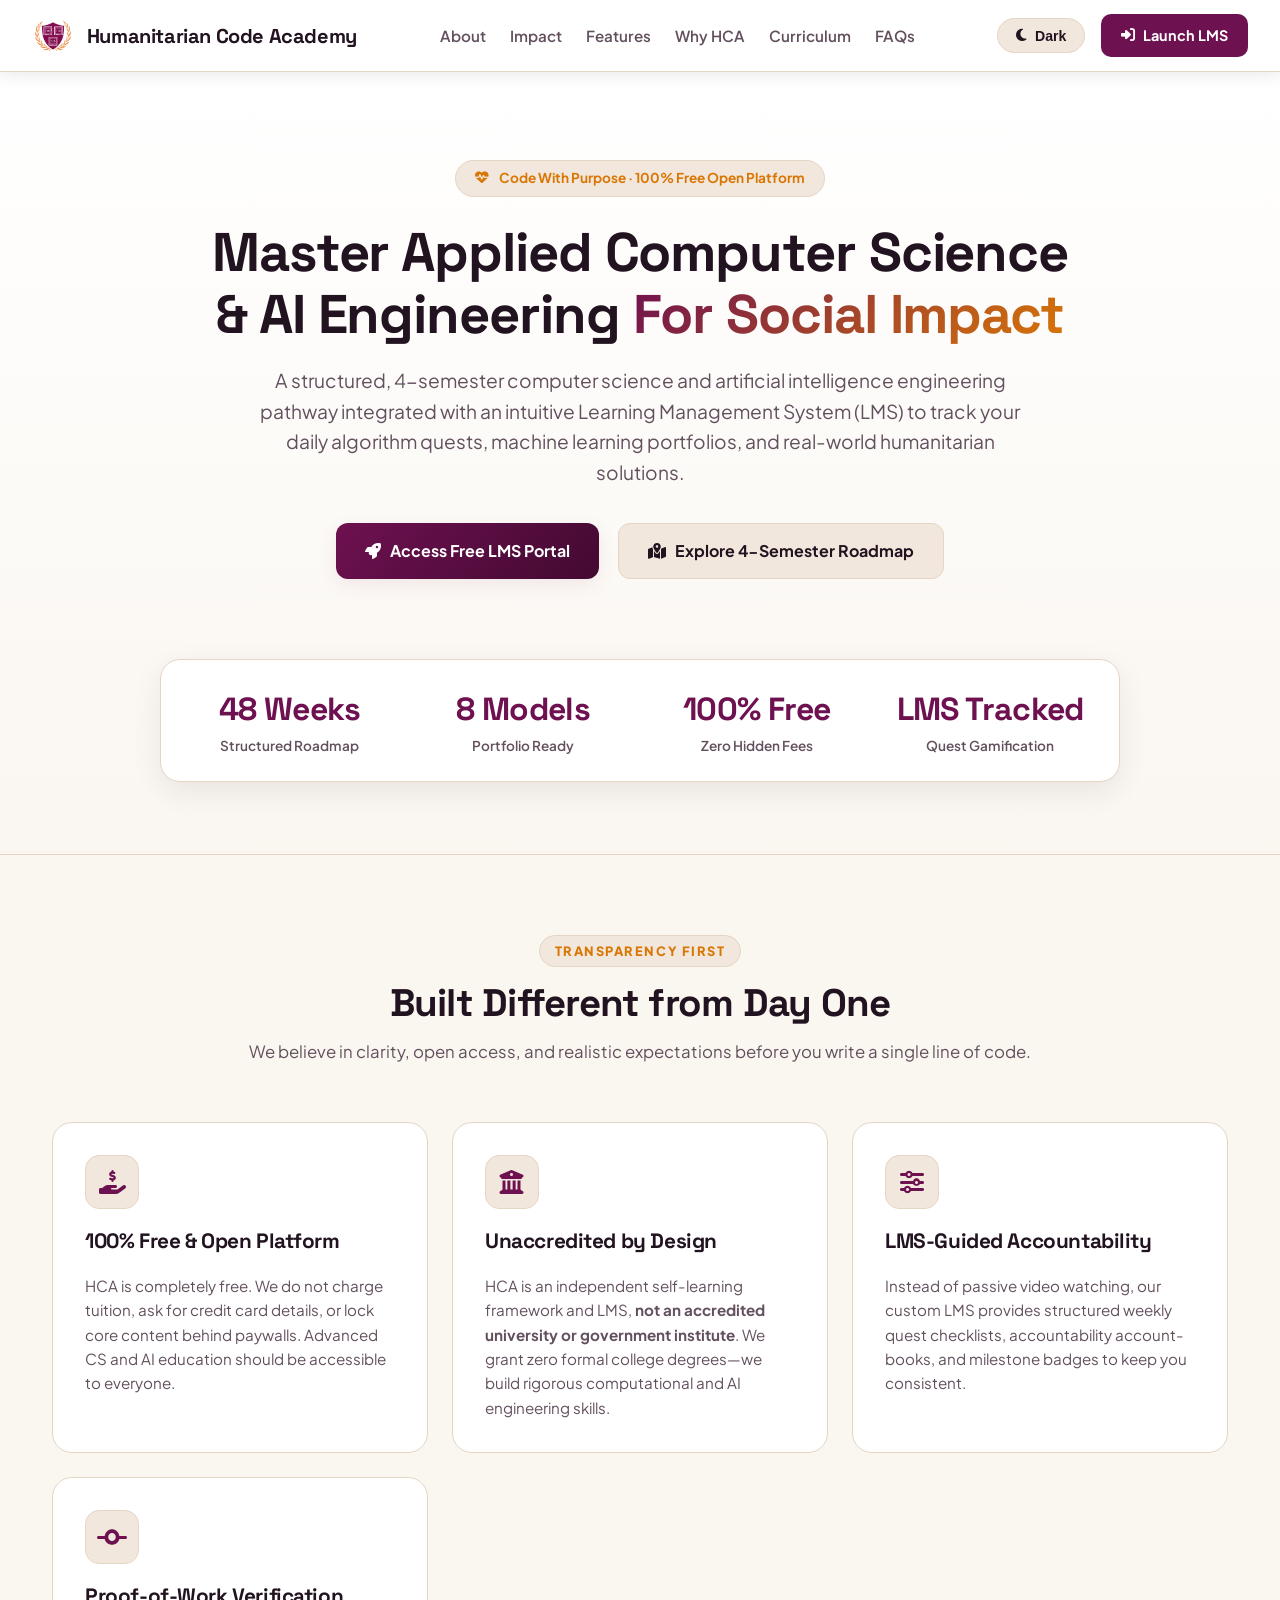
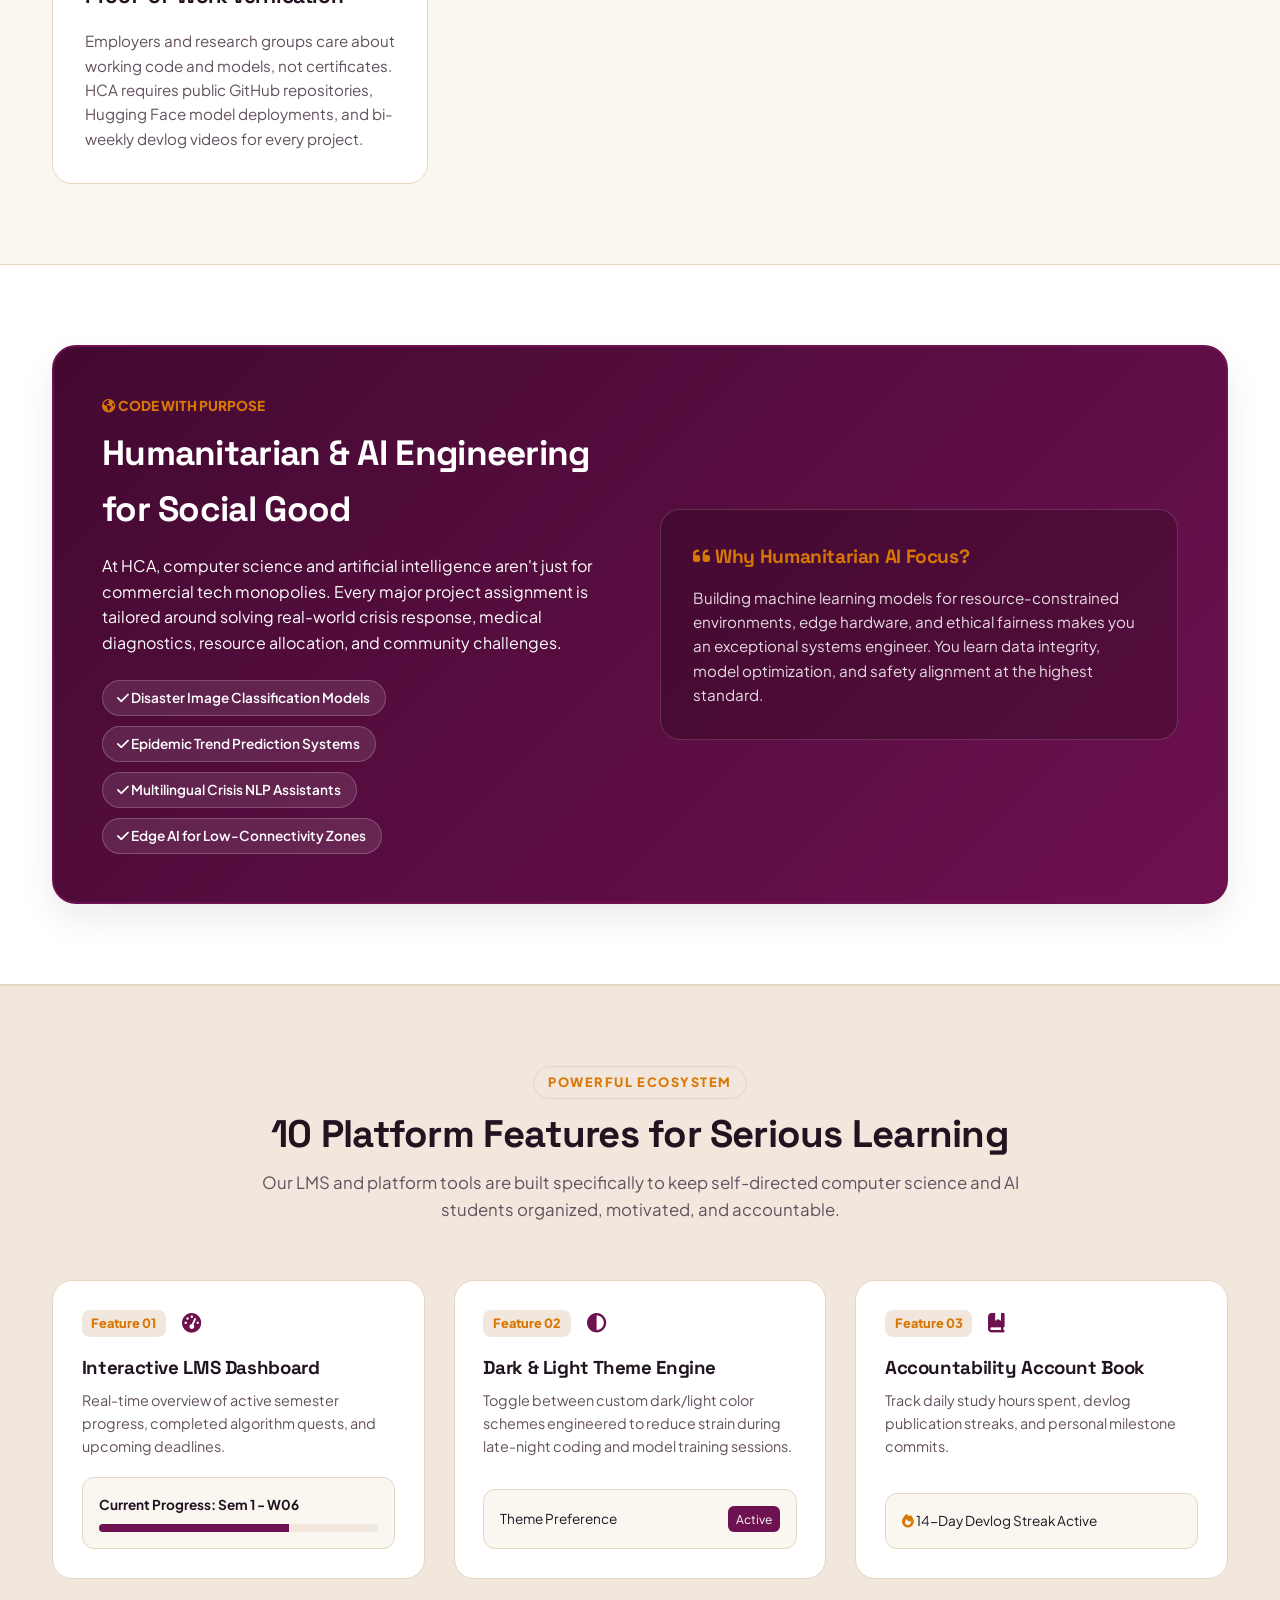
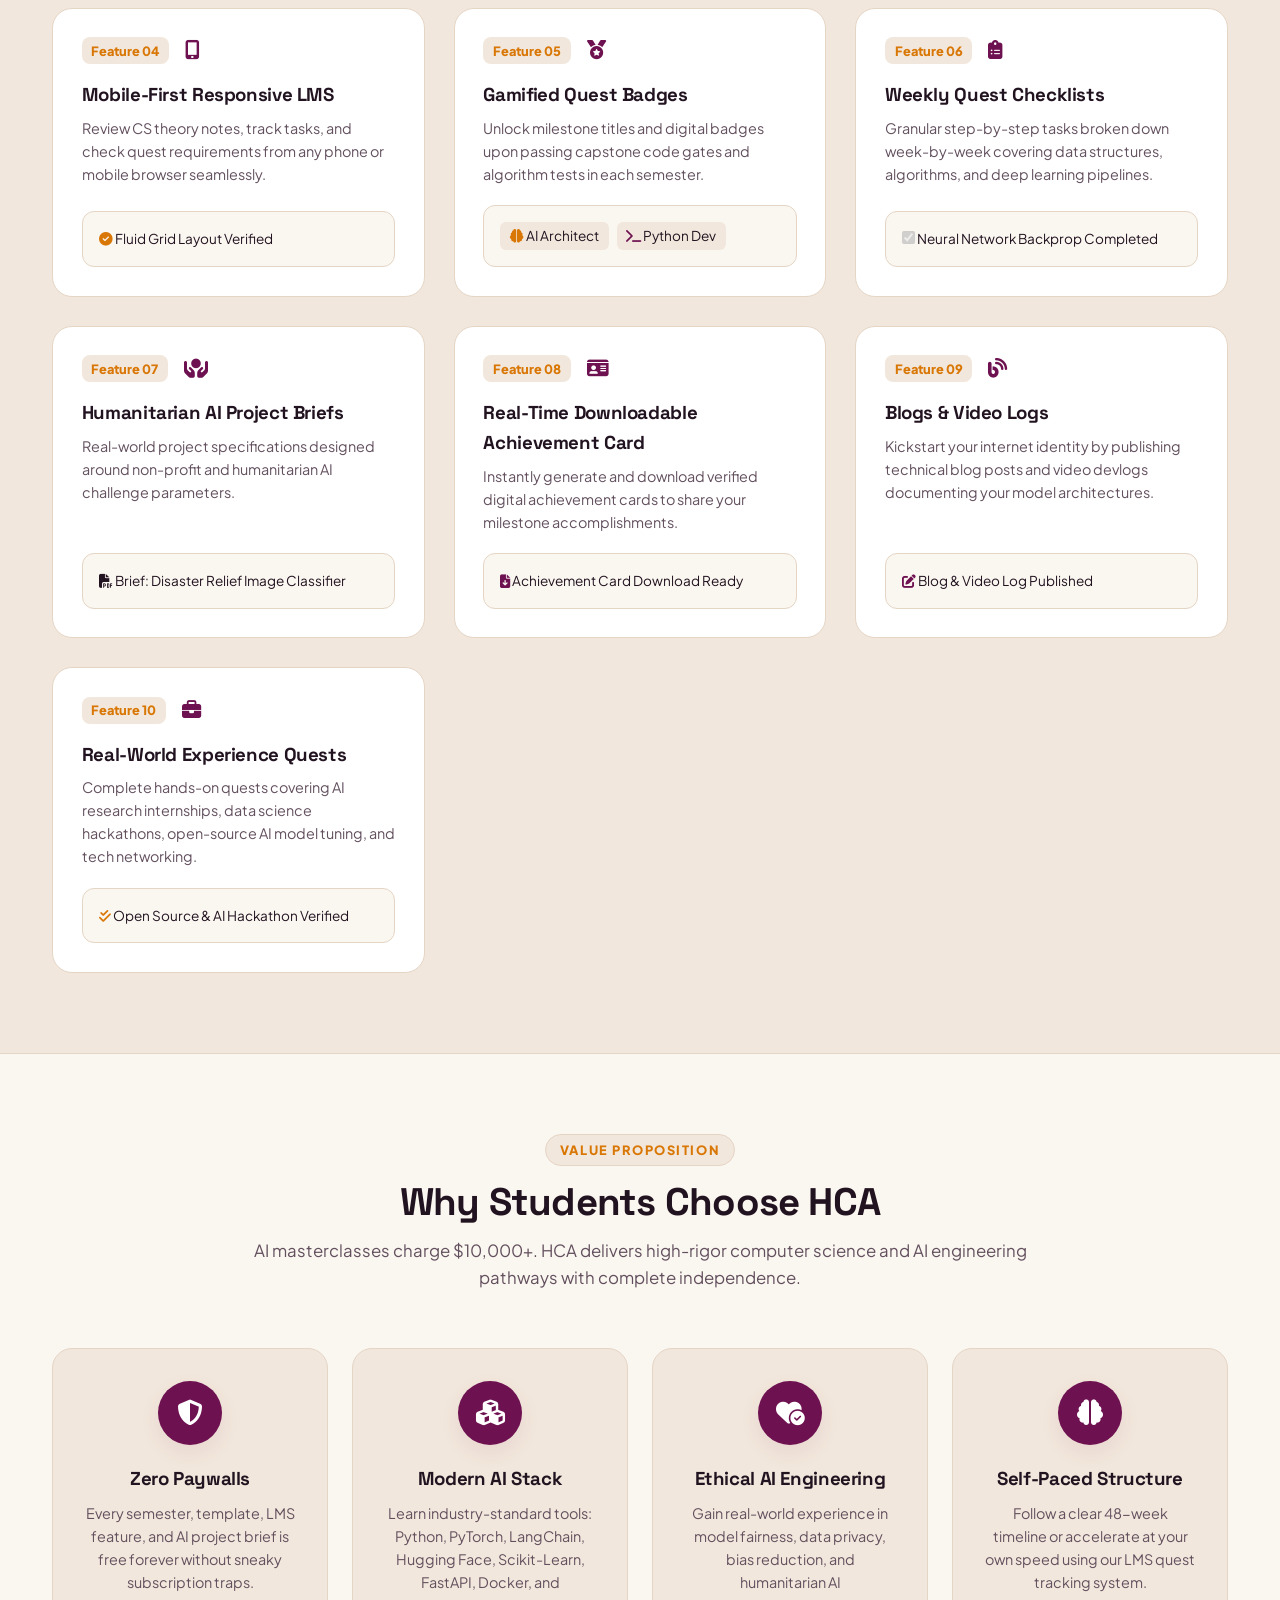
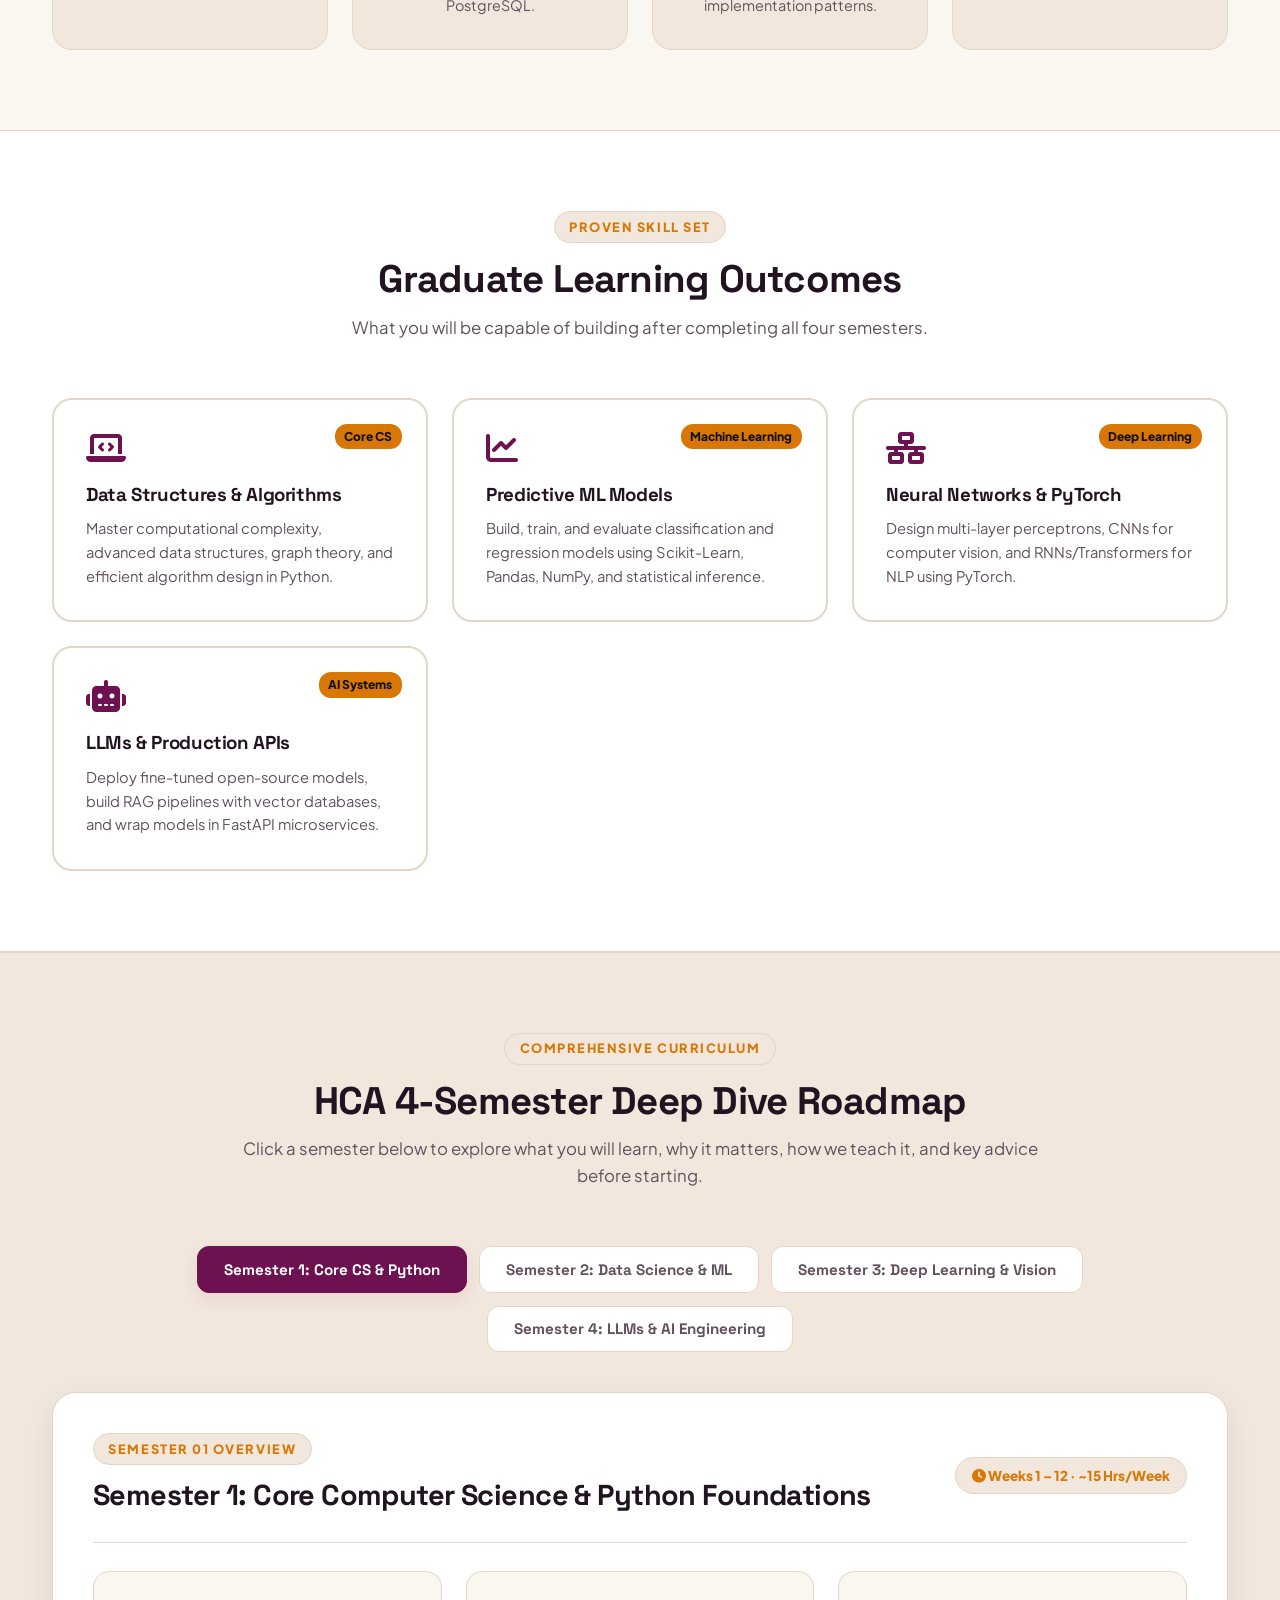
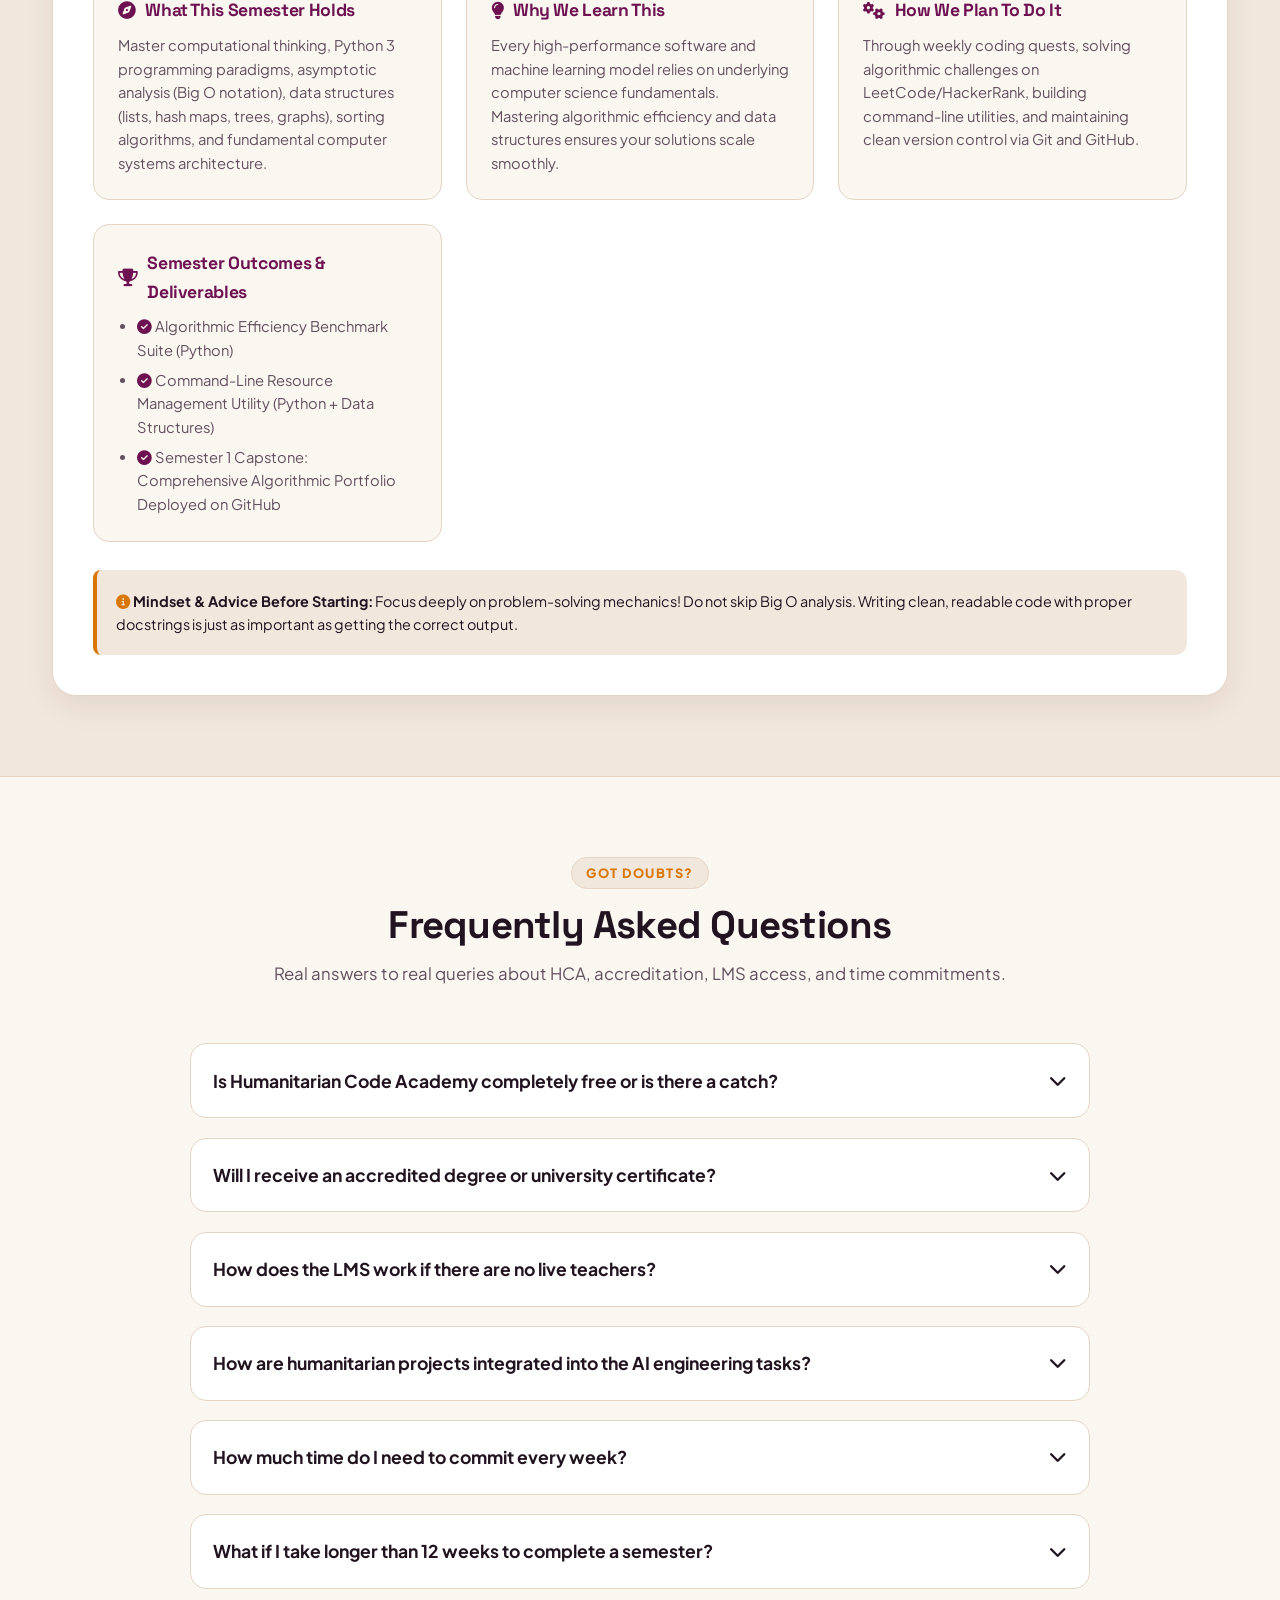
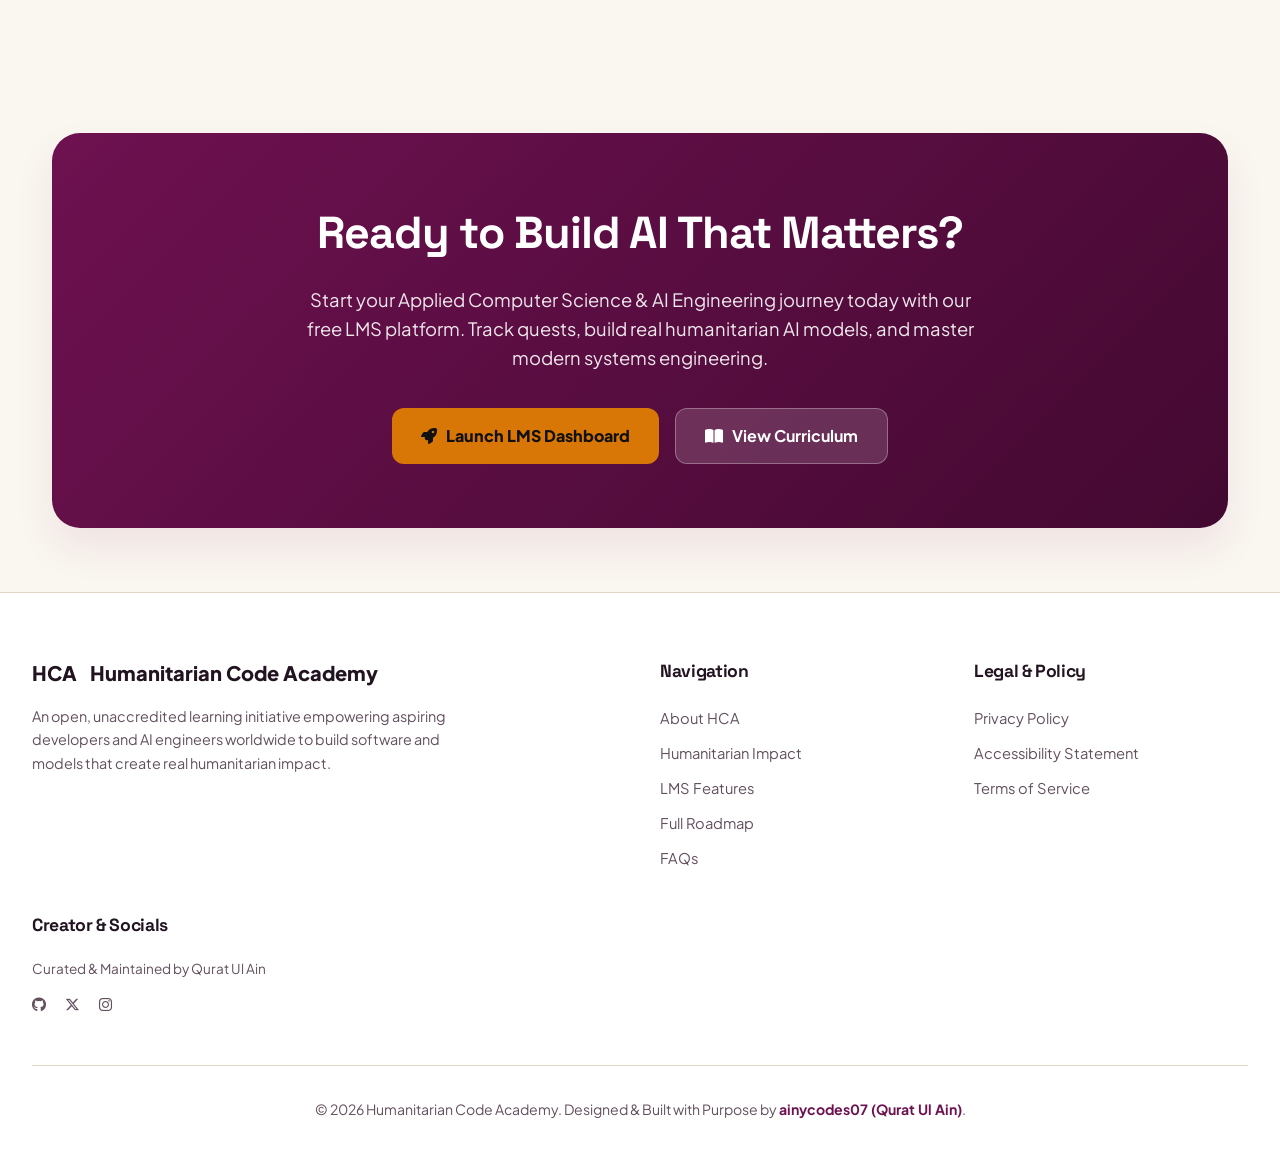
<file: index.html>
<!DOCTYPE html>
<html lang="en" data-theme="light">

<head>
  <meta charset="UTF-8">
  <meta name="viewport" content="width=device-width, initial-scale=1.0">
  <title>HCA — Humanitarian Code Academy</title>

  <!-- FAVICON LOGO -->
  <link rel="icon" type="image/png" href="assets/images/hca-favicon.png">

  <!-- Fonts -->
  <link rel="preconnect" href="https://fonts.googleapis.com">
  <link rel="preconnect" href="https://fonts.gstatic.com" crossorigin>
  <link
    href="https://fonts.googleapis.com/css2?family=Plus+Jakarta+Sans:wght@400;500;600;700;800&family=Space+Grotesk:wght@600;700;800&display=swap"
    rel="stylesheet">

  <!-- Font Awesome Icons -->
  <link rel="stylesheet" href="https://cdnjs.cloudflare.com/ajax/libs/font-awesome/6.5.1/css/all.min.css">

  <link rel="stylesheet" href="css/homepage-style.css">
</head>

<body>

  <!-- FULLSCREEN MOBILE MENU -->
  <div class="mobile-nav-overlay" id="mobile-nav">
    <div class="mobile-nav-header">
      <div class="nav-brand">
        <div class="logo-badge"><img src="assets/images/hca-badge-logo.png"></div>
        <span class="brand-font brand-title">Humanitarian Code Academy</span>
      </div>
      <button class="mobile-menu-close" onclick="closeMobileMenu()">
        <i class="fa-solid fa-xmark"></i>
      </button>
    </div>
    <div class="mobile-nav-body">
      <a href="#about" onclick="closeMobileMenu()">About HCA</a>
      <a href="#humanitarian" onclick="closeMobileMenu()">Humanitarian Focus</a>
      <a href="#features" onclick="closeMobileMenu()">LMS Features</a>
      <a href="#why-choose" onclick="closeMobileMenu()">Why Choose Us</a>
      <a href="#outcomes" onclick="closeMobileMenu()">Outcomes</a>
      <a href="#roadmap" onclick="closeMobileMenu()">Course Roadmap</a>
      <a href="#faqs" onclick="closeMobileMenu()">FAQs</a>
      <a href="hcalms.html" class="btn btn-primary-lms" style="width: 100%; margin-top: 1rem;"
        onclick="closeMobileMenu()">
        <i class="fa-solid fa-laptop-code"></i> Launch LMS Portal
      </a>
    </div>
  </div>

  <!-- NAVBAR -->
  <nav class="navbar">
    <div class="nav-brand">
      <div class="logo-badge"><img src="assets/images/hca-badge-logo.png"></div>
      <span class="brand-title brand-font">Humanitarian Code Academy</span>
    </div>

    <ul class="nav-links">
      <li><a href="#about">About</a></li>
      <li><a href="#humanitarian">Impact</a></li>
      <li><a href="#features">Features</a></li>
      <li><a href="#why-choose">Why HCA</a></li>
      <li><a href="#roadmap">Curriculum</a></li>
      <li><a href="#faqs">FAQs</a></li>
    </ul>

    <div class="nav-actions">
      <button class="theme-toggle-btn" onclick="toggleTheme()">
        <i class="fa-solid fa-moon" id="theme-icon"></i>
        <span id="theme-text">Dark</span>
      </button>

      <a href="hcalms.html" class="btn-nav-lms">
        <i class="fa-solid fa-right-to-bracket"></i> Launch LMS
      </a>

      <button class="hamburger-btn" onclick="openMobileMenu()">
        <i class="fa-solid fa-bars"></i>
      </button>
    </div>
  </nav>

  <!-- 1. HERO SECTION -->
  <section class="hero">
    <div class="hero-container">
      <div class="hero-badge-pill">
        <i class="fa-solid fa-heart-pulse"></i> Code With Purpose · 100% Free Open Platform
      </div>

      <h1 class="hero-title">
        Master Applied Computer Science <br>& AI Engineering <span>For Social Impact</span>
      </h1>

      <p class="hero-subtitle">
        A structured, 4-semester computer science and artificial intelligence engineering pathway integrated with an intuitive Learning Management System
        (LMS) to track your daily algorithm quests, machine learning portfolios, and real-world humanitarian solutions.
      </p>

      <div class="hero-ctas">
        <a href="hcalms.html" class="btn btn-primary-lms">
          <i class="fa-solid fa-rocket"></i> Access Free LMS Portal
        </a>
        <a href="#roadmap" class="btn btn-secondary">
          <i class="fa-solid fa-map-location-dot"></i> Explore 4-Semester Roadmap
        </a>
      </div>

      <div class="hero-stats-strip">
        <div class="stat-item">
          <h4>48 Weeks</h4>
          <p>Structured Roadmap</p>
        </div>
        <div class="stat-item">
          <h4>8 Models</h4>
          <p>Portfolio Ready</p>
        </div>
        <div class="stat-item">
          <h4>100% Free</h4>
          <p>Zero Hidden Fees</p>
        </div>
        <div class="stat-item">
          <h4>LMS Tracked</h4>
          <p>Quest Gamification</p>
        </div>
      </div>
    </div>
  </section>

  <!-- 2. TRANSPARENCY FIRST SECTION (SPLIT INTO CARDS) -->
  <div class="section-wrapper-alt1" id="about">
    <section class="section">
      <div class="section-header">
        <span class="section-tag">Transparency First</span>
        <h2 class="section-title">Built Different from Day One</h2>
        <p class="section-subtitle">We believe in clarity, open access, and realistic expectations before you write a
          single line of code.</p>
      </div>

      <div class="card-grid-2x2">
        <div class="icon-card">
          <div class="card-icon-box"><i class="fa-solid fa-hand-holding-dollar"></i></div>
          <h3>100% Free & Open Platform</h3>
          <p>HCA is completely free. We do not charge tuition, ask for credit card details, or lock core content behind
            paywalls. Advanced CS and AI education should be accessible to everyone.</p>
        </div>

        <div class="icon-card">
          <div class="card-icon-box"><i class="fa-solid fa-building-columns"></i></div>
          <h3>Unaccredited by Design</h3>
          <p>HCA is an independent self-learning framework and LMS, <strong>not an accredited university or government
              institute</strong>. We grant zero formal college degrees—we build rigorous computational and AI engineering skills.</p>
        </div>

        <div class="icon-card">
          <div class="card-icon-box"><i class="fa-solid fa-sliders"></i></div>
          <h3>LMS-Guided Accountability</h3>
          <p>Instead of passive video watching, our custom LMS provides structured weekly quest checklists,
            accountability account-books, and milestone badges to keep you consistent.</p>
        </div>

        <div class="icon-card">
          <div class="card-icon-box"><i class="fa-solid fa-code-commit"></i></div>
          <h3>Proof-of-Work Verification</h3>
          <p>Employers and research groups care about working code and models, not certificates. HCA requires public GitHub repositories, Hugging Face model deployments, and bi-weekly devlog videos for every project.</p>
        </div>
      </div>
    </section>
  </div>

  <!-- 3. HUMANITARIAN CODE FOCUS -->
  <div class="section-wrapper-alt2" id="humanitarian">
    <section class="section">
      <div class="humanitarian-banner">
        <div class="humanitarian-content">
          <div
            style="color: var(--gold); font-weight:800; text-transform:uppercase; font-size:0.85rem; margin-bottom:0.5rem;">
            <i class="fa-solid fa-earth-americas"></i> Code with Purpose
          </div>
          <h2>Humanitarian & AI Engineering for Social Good</h2>
          <p>At HCA, computer science and artificial intelligence aren't just for commercial tech monopolies. Every major project assignment is tailored around solving real-world crisis response, medical diagnostics, resource allocation, and community challenges.</p>

          <div class="pill-list">
            <span class="pill-item"><i class="fa-solid fa-check"></i> Disaster Image Classification Models</span>
            <span class="pill-item"><i class="fa-solid fa-check"></i> Epidemic Trend Prediction Systems</span>
            <span class="pill-item"><i class="fa-solid fa-check"></i> Multilingual Crisis NLP Assistants</span>
            <span class="pill-item"><i class="fa-solid fa-check"></i> Edge AI for Low-Connectivity Zones</span>
          </div>
        </div>

        <div
          style="background: rgba(0,0,0,0.2); border: 1px solid rgba(255,255,255,0.15); padding: 2rem; border-radius: 20px;">
          <h4 style="font-size: 1.2rem; color: var(--gold); margin-bottom: 0.8rem;"><i
              class="fa-solid fa-quote-left"></i> Why Humanitarian AI Focus?</h4>
          <p style="font-size: 0.95rem; color: rgba(255,255,255,0.85); line-height: 1.6;">
            Building machine learning models for resource-constrained environments, edge hardware, and ethical fairness makes you an exceptional systems engineer. You learn data integrity, model optimization, and safety alignment at the highest standard.
          </p>
        </div>
      </div>
    </section>
  </div>

  <!-- 4. 10 LMS FEATURES SHOWCASE -->
  <div class="section-wrapper-alt3" id="features">
    <section class="section">
      <div class="section-header">
        <span class="section-tag">Powerful Ecosystem</span>
        <h2 class="section-title">10 Platform Features for Serious Learning</h2>
        <p class="section-subtitle">Our LMS and platform tools are built specifically to keep self-directed computer science and AI students organized, motivated, and accountable.</p>
      </div>

      <div class="grid-features-10">
        <!-- Feature 1 -->
        <div class="feature-card">
          <div>
            <div class="feature-top">
              <div class="feature-num">Feature 01</div>
              <i class="fa-solid fa-gauge-high" style="color:var(--plum); font-size:1.2rem;"></i>
            </div>
            <h3>Interactive LMS Dashboard</h3>
            <p style="font-size:0.9rem; color:var(--ink-dim); margin-top:0.4rem;">Real-time overview of active semester
              progress, completed algorithm quests, and upcoming deadlines.</p>
          </div>
          <div class="mock-ui-box">
            <strong>Current Progress: Sem 1 - W06</strong>
            <div class="mock-progress-bar">
              <div class="mock-progress-fill"></div>
            </div>
          </div>
        </div>

        <!-- Feature 2 -->
        <div class="feature-card">
          <div>
            <div class="feature-top">
              <div class="feature-num">Feature 02</div>
              <i class="fa-solid fa-circle-half-stroke" style="color:var(--plum); font-size:1.2rem;"></i>
            </div>
            <h3>Dark & Light Theme Engine</h3>
            <p style="font-size:0.9rem; color:var(--ink-dim); margin-top:0.4rem;">Toggle between custom dark/light color
              schemes engineered to reduce strain during late-night coding and model training sessions.</p>
          </div>
          <div class="mock-ui-box" style="display:flex; justify-content:space-between; align-items:center;">
            <span>Theme Preference</span>
            <span
              style="background:var(--plum); color:#fff; padding:0.2rem 0.5rem; border-radius:6px; font-size:0.75rem;">Active</span>
          </div>
        </div>

        <!-- Feature 3 -->
        <div class="feature-card">
          <div>
            <div class="feature-top">
              <div class="feature-num">Feature 03</div>
              <i class="fa-solid fa-book-bookmark" style="color:var(--plum); font-size:1.2rem;"></i>
            </div>
            <h3>Accountability Account Book</h3>
            <p style="font-size:0.9rem; color:var(--ink-dim); margin-top:0.4rem;">Track daily study hours spent, devlog
              publication streaks, and personal milestone commits.</p>
          </div>
          <div class="mock-ui-box">
            <i class="fa-solid fa-fire" style="color:var(--gold);"></i> 14-Day Devlog Streak Active
          </div>
        </div>

        <!-- Feature 4 -->
        <div class="feature-card">
          <div>
            <div class="feature-top">
              <div class="feature-num">Feature 04</div>
              <i class="fa-solid fa-mobile-screen-button" style="color:var(--plum); font-size:1.2rem;"></i>
            </div>
            <h3>Mobile-First Responsive LMS</h3>
            <p style="font-size:0.9rem; color:var(--ink-dim); margin-top:0.4rem;">Review CS theory notes, track tasks, and
              check quest requirements from any phone or mobile browser seamlessly.</p>
          </div>
          <div class="mock-ui-box">
            <i class="fa-solid fa-check-circle" style="color:var(--gold);"></i> Fluid Grid Layout Verified
          </div>
        </div>

        <!-- Feature 5 -->
        <div class="feature-card">
          <div>
            <div class="feature-top">
              <div class="feature-num">Feature 05</div>
              <i class="fa-solid fa-medal" style="color:var(--plum); font-size:1.2rem;"></i>
            </div>
            <h3>Gamified Quest Badges</h3>
            <p style="font-size:0.9rem; color:var(--ink-dim); margin-top:0.4rem;">Unlock milestone titles and digital
              badges upon passing capstone code gates and algorithm tests in each semester.</p>
          </div>
          <div class="mock-ui-box" style="display:flex; gap:0.5rem;">
            <span style="background:var(--surface2); padding:0.2rem 0.6rem; border-radius:6px;"><i
                class="fa-solid fa-brain" style="color:var(--gold);"></i> AI Architect</span>
            <span style="background:var(--surface2); padding:0.2rem 0.6rem; border-radius:6px;"><i
                class="fa-solid fa-terminal" style="color:var(--plum);"></i> Python Dev</span>
          </div>
        </div>

        <!-- Feature 6 -->
        <div class="feature-card">
          <div>
            <div class="feature-top">
              <div class="feature-num">Feature 06</div>
              <i class="fa-solid fa-clipboard-list" style="color:var(--plum); font-size:1.2rem;"></i>
            </div>
            <h3>Weekly Quest Checklists</h3>
            <p style="font-size:0.9rem; color:var(--ink-dim); margin-top:0.4rem;">Granular step-by-step tasks broken
              down week-by-week covering data structures, algorithms, and deep learning pipelines.</p>
          </div>
          <div class="mock-ui-box">
            <input type="checkbox" checked disabled> Neural Network Backprop Completed
          </div>
        </div>

        <!-- Feature 7 -->
        <div class="feature-card">
          <div>
            <div class="feature-top">
              <div class="feature-num">Feature 07</div>
              <i class="fa-solid fa-hands-holding-circle" style="color:var(--plum); font-size:1.2rem;"></i>
            </div>
            <h3>Humanitarian AI Project Briefs</h3>
            <p style="font-size:0.9rem; color:var(--ink-dim); margin-top:0.4rem;">Real-world project specifications
              designed around non-profit and humanitarian AI challenge parameters.</p>
          </div>
          <div class="mock-ui-box">
            <i class="fa-solid fa-file-pdf"></i> Brief: Disaster Relief Image Classifier
          </div>
        </div>

        <!-- Feature 8 -->
        <div class="feature-card">
          <div>
            <div class="feature-top">
              <div class="feature-num">Feature 08</div>
              <i class="fa-solid fa-id-card" style="color:var(--plum); font-size:1.2rem;"></i>
            </div>
            <h3>Real-Time Downloadable Achievement Card</h3>
            <p style="font-size:0.9rem; color:var(--ink-dim); margin-top:0.4rem;">Instantly generate and download verified digital achievement cards to share your milestone accomplishments.</p>
          </div>
          <div class="mock-ui-box">
            <i class="fa-solid fa-file-arrow-down" style="color:var(--plum);"></i> Achievement Card Download Ready
          </div>
        </div>

        <!-- Feature 9 -->
        <div class="feature-card">
          <div>
            <div class="feature-top">
              <div class="feature-num">Feature 09</div>
              <i class="fa-solid fa-blog" style="color:var(--plum); font-size:1.2rem;"></i>
            </div>
            <h3>Blogs & Video Logs</h3>
            <p style="font-size:0.9rem; color:var(--ink-dim); margin-top:0.4rem;">Kickstart your internet identity by publishing technical blog posts and video devlogs documenting your model architectures.</p>
          </div>
          <div class="mock-ui-box">
            <i class="fa-solid fa-pen-to-square" style="color:var(--plum);"></i> Blog & Video Log Published
          </div>
        </div>

        <!-- Feature 10 -->
        <div class="feature-card">
          <div>
            <div class="feature-top">
              <div class="feature-num">Feature 10</div>
              <i class="fa-solid fa-briefcase" style="color:var(--plum); font-size:1.2rem;"></i>
            </div>
            <h3>Real-World Experience Quests</h3>
            <p style="font-size:0.9rem; color:var(--ink-dim); margin-top:0.4rem;">Complete hands-on quests covering AI research internships, data science hackathons, open-source AI model tuning, and tech networking.</p>
          </div>
          <div class="mock-ui-box">
            <i class="fa-solid fa-check-double" style="color:var(--gold);"></i> Open Source & AI Hackathon Verified
          </div>
        </div>
        
      </div>
    </section>
  </div>

  <!-- 5. WHY CHOOSE HCA -->
  <div class="section-wrapper-alt1" id="why-choose">
    <section class="section">
      <div class="section-header">
        <span class="section-tag">Value Proposition</span>
        <h2 class="section-title">Why Students Choose HCA</h2>
        <p class="section-subtitle">AI masterclasses charge $10,000+. HCA delivers high-rigor computer science and AI engineering pathways with complete independence.</p>
      </div>

      <div class="why-cards-grid">
        <div class="why-card">
          <div class="why-card-icon"><i class="fa-solid fa-shield-halved"></i></div>
          <h3>Zero Paywalls</h3>
          <p style="font-size:0.9rem; color:var(--ink-dim); margin-top:0.5rem;">Every semester, template, LMS feature,
            and AI project brief is free forever without sneaky subscription traps.</p>
        </div>

        <div class="why-card">
          <div class="why-card-icon"><i class="fa-solid fa-cubes"></i></div>
          <h3>Modern AI Stack</h3>
          <p style="font-size:0.9rem; color:var(--ink-dim); margin-top:0.5rem;">Learn industry-standard tools: Python, PyTorch, LangChain, Hugging Face, Scikit-Learn, FastAPI, Docker, and PostgreSQL.</p>
        </div>

        <div class="why-card">
          <div class="why-card-icon"><i class="fa-solid fa-heart-circle-check"></i></div>
          <h3>Ethical AI Engineering</h3>
          <p style="font-size:0.9rem; color:var(--ink-dim); margin-top:0.5rem;">Gain real-world experience in model fairness, data privacy, bias reduction, and humanitarian AI implementation patterns.</p>
        </div>

        <div class="why-card">
          <div class="why-card-icon"><i class="fa-solid fa-brain"></i></div>
          <h3>Self-Paced Structure</h3>
          <p style="font-size:0.9rem; color:var(--ink-dim); margin-top:0.5rem;">Follow a clear 48-week timeline or
            accelerate at your own speed using our LMS quest tracking system.</p>
        </div>
      </div>
    </section>
  </div>

  <!-- 6. LEARNING OUTCOMES -->
  <div class="section-wrapper-alt2" id="outcomes">
    <section class="section">
      <div class="section-header">
        <span class="section-tag">Proven Skill Set</span>
        <h2 class="section-title">Graduate Learning Outcomes</h2>
        <p class="section-subtitle">What you will be capable of building after completing all four semesters.</p>
      </div>

      <div class="outcomes-grid">
        <div class="outcome-card">
          <span class="outcome-badge">Core CS</span>
          <i class="fa-solid fa-laptop-code" style="font-size:2rem; color:var(--plum); margin-bottom:1rem;"></i>
          <h3>Data Structures & Algorithms</h3>
          <p style="color:var(--ink-dim); font-size:0.92rem; margin-top:0.5rem;">Master computational complexity, advanced data structures, graph theory, and efficient algorithm design in Python.</p>
        </div>

        <div class="outcome-card">
          <span class="outcome-badge">Machine Learning</span>
          <i class="fa-solid fa-chart-line" style="font-size:2rem; color:var(--plum); margin-bottom:1rem;"></i>
          <h3>Predictive ML Models</h3>
          <p style="color:var(--ink-dim); font-size:0.92rem; margin-top:0.5rem;">Build, train, and evaluate classification and regression models using Scikit-Learn, Pandas, NumPy, and statistical inference.</p>
        </div>

        <div class="outcome-card">
          <span class="outcome-badge">Deep Learning</span>
          <i class="fa-solid fa-network-wired" style="font-size:2rem; color:var(--plum); margin-bottom:1rem;"></i>
          <h3>Neural Networks & PyTorch</h3>
          <p style="color:var(--ink-dim); font-size:0.92rem; margin-top:0.5rem;">Design multi-layer perceptrons, CNNs for computer vision, and RNNs/Transformers for NLP using PyTorch.</p>
        </div>

        <div class="outcome-card">
          <span class="outcome-badge">AI Systems</span>
          <i class="fa-solid fa-robot" style="font-size:2rem; color:var(--plum); margin-bottom:1rem;"></i>
          <h3>LLMs & Production APIs</h3>
          <p style="color:var(--ink-dim); font-size:0.92rem; margin-top:0.5rem;">Deploy fine-tuned open-source models, build RAG pipelines with vector databases, and wrap models in FastAPI microservices.</p>
        </div>
      </div>
    </section>
  </div>

  <!-- 7. HCA DEEP DIVE ROADMAP (SEMESTERS NOT WEEKS) -->
  <div class="section-wrapper-alt3" id="roadmap">
    <section class="section">
      <div class="section-header">
        <span class="section-tag">Comprehensive Curriculum</span>
        <h2 class="section-title">HCA 4-Semester Deep Dive Roadmap</h2>
        <p class="section-subtitle">Click a semester below to explore what you will learn, why it matters, how we teach
          it, and key advice before starting.</p>
      </div>

      <div class="semester-tabs-container">
        <button class="sem-tab-btn active" onclick="switchSemester(1)">Semester 1: Core CS & Python</button>
        <button class="sem-tab-btn" onclick="switchSemester(2)">Semester 2: Data Science & ML</button>
        <button class="sem-tab-btn" onclick="switchSemester(3)">Semester 3: Deep Learning & Vision</button>
        <button class="sem-tab-btn" onclick="switchSemester(4)">Semester 4: LLMs & AI Engineering</button>
      </div>

      <div id="semester-display-area">
        <!-- Injected dynamically by JavaScript -->
      </div>
    </section>
  </div>

  <!-- 8. FAQS SECTION -->
  <div class="section-wrapper-alt1" id="faqs">
    <section class="section">
      <div class="section-header">
        <span class="section-tag">Got Doubts?</span>
        <h2 class="section-title">Frequently Asked Questions</h2>
        <p class="section-subtitle">Real answers to real queries about HCA, accreditation, LMS access, and time
          commitments.</p>
      </div>

      <div class="faq-list">
        <div class="faq-item">
          <div class="faq-question" onclick="toggleFaq(this)">
            Is Humanitarian Code Academy completely free or is there a catch?
            <i class="fa-solid fa-chevron-down"></i>
          </div>
          <div class="faq-answer">
            It is 100% free with zero hidden fees, subscriptions, or paywalls. HCA was built as an open humanitarian
            initiative to empower self-taught computer science and AI engineers worldwide.
          </div>
        </div>

        <div class="faq-item">
          <div class="faq-question" onclick="toggleFaq(this)">
            Will I receive an accredited degree or university certificate?
            <div class="faq-icon"><i class="fa-solid fa-chevron-down"></i></div>
          </div>
          <div class="faq-answer">
            No. HCA is an independent self-learning framework and tracking platform—<strong>not an accredited academic
              institution</strong>. We do not issue recognized college degrees. Instead, you graduate with 8
            production-grade AI models and software applications on GitHub to prove your technical abilities to hiring managers.
          </div>
        </div>

        <div class="faq-item">
          <div class="faq-question" onclick="toggleFaq(this)">
            How does the LMS work if there are no live teachers?
            <i class="fa-solid fa-chevron-down"></i>
          </div>
          <div class="faq-answer">
            The LMS acts as your digital flight simulator. It guides you week-by-week through quest checklists, curated
            documentation, project briefs, and accountability logs. You submit live repositories to verify your completion.
          </div>
        </div>

        <div class="faq-item">
          <div class="faq-question" onclick="toggleFaq(this)">
            How are humanitarian projects integrated into the AI engineering tasks?
            <i class="fa-solid fa-chevron-down"></i>
          </div>
          <div class="faq-answer">
            Instead of standard placeholder projects, HCA briefs challenge you to build tools like a Disaster Relief Image Classifier, Epidemic Prediction Dashboard, or Multilingual Crisis NLP Assistant.
          </div>
        </div>

        <div class="faq-item">
          <div class="faq-question" onclick="toggleFaq(this)">
            How much time do I need to commit every week?
            <i class="fa-solid fa-chevron-down"></i>
          </div>
          <div class="faq-answer">
            We recommend setting aside 15 to 18 hours per week to complete math and programming reading materials, practice exercises, and project submissions comfortably.
          </div>
        </div>

        <div class="faq-item">
          <div class="faq-question" onclick="toggleFaq(this)">
            What if I take longer than 12 weeks to complete a semester?
            <i class="fa-solid fa-chevron-down"></i>
          </div>
          <div class="faq-answer">
            The LMS is self-paced! While the curriculum is structured into 12-week semesters for optimal momentum, your
            progress is saved locally and in your account book, letting you learn without fear of losing access.
          </div>
        </div>
      </div>
    </section>
  </div>

  <!-- 9. PRE-FOOTER CTA BANNER -->
  <div class="prefooter-cta-wrapper" id="lms-portal">
    <div class="prefooter-banner">
      <h2>Ready to Build AI That Matters?</h2>
      <p>Start your Applied Computer Science & AI Engineering journey today with our free LMS platform. Track quests, build real
        humanitarian AI models, and master modern systems engineering.</p>

      <div class="prefooter-ctas">
        <a class="btn btn-gold" href="hcalms.html">
          <i class="fa-solid fa-rocket"></i> Launch LMS Dashboard
        </a>
        <a href="#roadmap" class="btn btn-secondary"
          style="background: rgba(255,255,255,0.15); border-color: rgba(255,255,255,0.3); color:#fff !important;">
          <i class="fa-solid fa-book-open"></i> View Curriculum
        </a>
      </div>
    </div>
  </div>

  <!-- 10. FOOTER -->
  <footer class="footer">
    <div class="footer-container">
      <div class="footer-col" style="grid-column: span 2;">
        <div class="nav-brand" style="margin-bottom: 1rem;">
          <div class="logo-badge">HCA</div>
          <span>Humanitarian Code Academy</span>
        </div>
        <p style="font-size: 0.9rem; color: var(--ink-dim); max-width: 420px; line-height: 1.6;">
          An open, unaccredited learning initiative empowering aspiring developers and AI engineers worldwide to build software and models that create real humanitarian impact.
        </p>
      </div>

      <div class="footer-col">
        <h4>Navigation</h4>
        <ul>
          <li><a href="#about">About HCA</a></li>
          <li><a href="#humanitarian">Humanitarian Impact</a></li>
          <li><a href="#features">LMS Features</a></li>
          <li><a href="#roadmap">Full Roadmap</a></li>
          <li><a href="#faqs">FAQs</a></li>
        </ul>
      </div>

      <div class="footer-col">
        <h4>Legal & Policy</h4>
        <ul>
          <li><a href="#" onclick="openModal('privacy')">Privacy Policy</a></li>
          <li><a href="#" onclick="openModal('accessibility')">Accessibility Statement</a></li>
          <li><a href="#" onclick="openModal('terms')">Terms of Service</a></li>
        </ul>
      </div>

      <div class="footer-col">
        <h4>Creator & Socials</h4>
        <p style="font-size:0.85rem; color:var(--ink-dim);">Curated & Maintained by Qurat Ul Ain</p>
        <div class="social-links">
          <a href="https://github.com/ainycodes07" target="_blank" title="GitHub profile of ainycodes07"><i
              class="fa-brands fa-github"></i></a>
          <a href="https://x.com/ainycodes07" target="_blank" title="X (Twitter) profile of ainycodes07"><i
              class="fa-brands fa-x-twitter"></i></a>
          <a href="#" title="Instagram of HCA"><i class="fa-brands fa-instagram"></i></a>
        </div>
      </div>
    </div>

    <div class="footer-bottom">
      &copy; 2026 Humanitarian Code Academy. Designed & Built with Purpose by <a href="https://github.com/ainycodes07"
        target="_blank" style="font-weight: 700; color: var(--plum);">ainycodes07 (Qurat Ul Ain)</a>.
    </div>
  </footer>

  <!-- MODAL DIALOG FOR POLICIES -->
  <div class="modal-overlay" id="info-modal">
    <div class="modal-content">
      <button class="modal-close" onclick="closeModal()"><i class="fa-solid fa-xmark"></i></button>
      <h3 id="modal-title" class="brand-font" style="margin-bottom: 1rem; color: var(--plum);">Policy Statement</h3>
      <div id="modal-body" style="font-size:0.95rem; color:var(--ink-dim); line-height:1.6;">
        <!-- Dynamic Injection -->
      </div>
    </div>
  </div>

  <!-- JAVASCRIPT LOGIC -->
  <script src="js/homepage-script.js">
  </script>
</body>

</html>
</file>
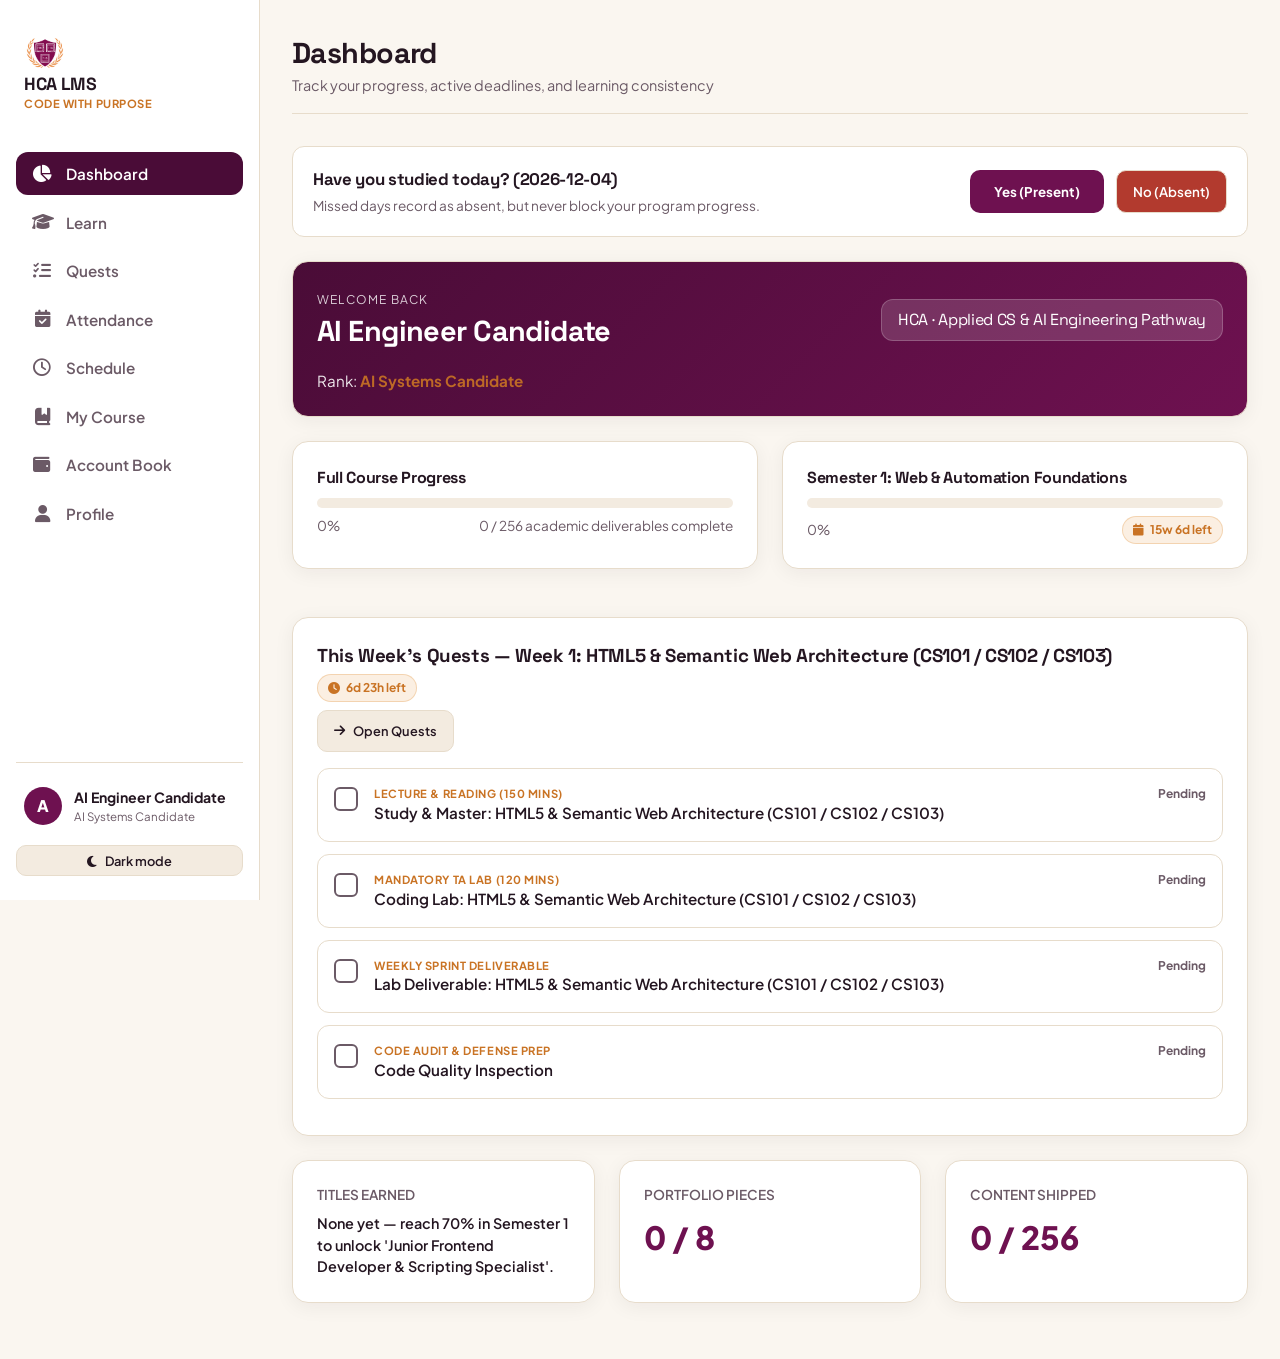
<file: hcalms.html>
<!DOCTYPE html>
<html lang="en" data-theme="light">

<head>
  <meta charset="UTF-8">
  <meta name="viewport" content="width=device-width, initial-scale=1.0">
  <title>LMS — Humanitarian Code Academy</title>

  <!-- FAVICON LOGO -->
  <link rel="icon" type="image/png" href="assets/images/hca-favicon.png">

  <!-- Google Fonts -->
  <link rel="preconnect" href="https://fonts.googleapis.com">
  <link rel="preconnect" href="https://fonts.gstatic.com" crossorigin>
  <link
    href="https://fonts.googleapis.com/css2?family=Plus+Jakarta+Sans:wght@400;500;600;700;800&family=Space+Grotesk:wght@600;700;800&display=swap"
    rel="stylesheet">

  <!-- Font Awesome Icons -->
  <link rel="stylesheet" href="https://cdnjs.cloudflare.com/ajax/libs/font-awesome/6.5.1/css/all.min.css">

  <link rel="stylesheet" href="css/lms-style.css">
</head>

<body>

  <!-- LOAD SCREEN -->
  <div id="loader">
    <div class="loader-logo-placeholder">
      <div class="loader-spinner"></div>
      <img src="assets/images/hca-load-icon.png" class="load-icon">
    </div>
    <div style="text-align: center;">
      <h3 class="brand-font" style="color:var(--ink)">Humanitarian Code Academy</h3>
      <p style="font-size:0.85rem; color:var(--ink-dim); margin-top:0.25rem;">Code With Purpose · Initializing LMS...
      </p>
    </div>
  </div>

  <div class="app-container">

    <!-- NAVIGATION SIDEBAR -->
    <nav class="sidebar">
      <div>
        <div class="brand-header"><a href="https://ainycodes07.github.io/hcalms/index.html" style="text-decoration:none; color:inherit;">
          <div class="website-logo-placeholder"><img src="assets/images/hca-badge-logo.png"></div>
          <div>
            <div class="brand-title brand-font">HCA LMS</div>
            <div class="brand-subtitle">Code With Purpose</div>
          </div>
        </a>
        </div>

        <ul class="nav-list">
          <li class="nav-item active" data-tab="dashboard">
            <button title="Dashboard"><i class="fa-solid fa-chart-pie nav-icon"></i><span
                class="nav-label">Dashboard</span></button>
          </li>
          <li class="nav-item" data-tab="learn">
            <button title="Learn"><i class="fa-solid fa-graduation-cap nav-icon"></i><span
                class="nav-label">Learn</span></button>
          </li>
          <li class="nav-item" data-tab="quests">
            <button title="Quests"><i class="fa-solid fa-list-check nav-icon"></i><span
                class="nav-label">Quests</span></button>
          </li>
          <li class="nav-item" data-tab="calendar">
  <button title="Calendar & Attendance"><i class="fa-solid fa-calendar-check nav-icon"></i><span class="nav-label">Attendance</span></button>
</li>
          <li class="nav-item" data-tab="schedule">
            <button title="Schedule"><i class="fa-regular fa-clock nav-icon"></i><span class="nav-label">Schedule</span></button>
          </li>
          <li class="nav-item" data-tab="mycourse">
            <button title="My Course"><i class="fa-solid fa-book-bookmark nav-icon"></i><span class="nav-label">My
                Course</span></button>
          </li>
          
          <li class="nav-item" data-tab="accountbook">
            <button title="Account Book"><i class="fa-solid fa-wallet nav-icon"></i><span class="nav-label">Account
                Book</span></button>
          </li>
          <li class="nav-item" data-tab="profile">
            <button title="Profile"><i class="fa-solid fa-user nav-icon"></i><span
                class="nav-label">Profile</span></button>
          </li>
        </ul>
      </div>

      <div class="sidebar-footer">
        <div class="user-badge">
          <div class="user-avatar" id="sidebar-avatar-initial">D</div>
          <div class="user-info">
            <div class="user-name" id="sidebar-user-name">Developer</div>
            <div class="user-title" id="sidebar-user-title">Aspiring Developer</div>
          </div>
        </div>
        <button class="btn-secondary" id="theme-toggle-btn" onclick="toggleTheme()"
          style="width:100%; font-size:0.8rem; padding:0.4rem;">
          <span id="theme-icon"><i class="fa-solid fa-moon"></i></span> <span id="theme-text">Dark mode</span>
        </button>
      </div>
    </nav>

    <!-- MAIN CONTENT AREA -->
    <main class="main-content">

      <!-- TOP BAR -->
      <div class="top-bar">
        <div class="page-title-group">
          <h1 id="page-heading">Dashboard</h1>
          <p id="page-subheading">Track your progress, active deadlines, and learning consistency</p>
        </div>
      </div>

      <!-- TAB 1: DASHBOARD -->
      <div id="dash-study-checkin"></div>
      <section id="tab-dashboard" class="tab-pane active">
        <div class="card" style="background: linear-gradient(135deg, var(--plum-deep), var(--plum)); color: #FFF;">
          <div
            style="display:flex; justify-content:space-between; align-items:center; margin-bottom:1rem; flex-wrap:wrap; gap:0.5rem;">
            <div>
              <span style="font-size:0.75rem; text-transform:uppercase; letter-spacing:0.1em; opacity:0.8;">Welcome
                back</span>
              <h2 class="brand-font" id="dash-user-name" style="font-size:1.8rem;">Developer</h2>
            </div>
            <div
              style="background:rgba(255,255,255,0.15); padding:0.5rem 1rem; border-radius:12px; border:1px solid rgba(255,255,255,0.2);"
              class="brand-font">
              HCA · Applied CS & AI Engineering Pathway
            </div>
          </div>
          <p style="font-size:0.95rem; opacity:0.9;">Rank: <strong id="dash-user-title"
              style="color:var(--gold);">Aspiring Developer</strong></p>
        </div>

        <div class="grid-2">
          <div class="card">
            <h4>Full Course Progress</h4>
            <div class="progress-bar-container">
              <div class="progress-bar-fill" id="full-course-progress-bar"></div>
            </div>
            <div style="display:flex; justify-content:space-between; font-size:0.85rem; color:var(--ink-dim);">
              <span id="full-course-progress-text">0%</span>
              <span id="full-course-items-text">0 / 144 quest items complete</span>
            </div>
          </div>

          <div class="card">
            <h4>Semester <span id="dash-sem-num">1</span>: <span id="dash-sem-name">CS & Python Foundations</span></h4>
            <div class="progress-bar-container">
              <div class="progress-bar-fill" id="current-sem-progress-bar"></div>
            </div>
            <div
              style="display:flex; justify-content:space-between; font-size:0.85rem; color:var(--ink-dim); align-items:center;">
              <span id="current-sem-progress-text">0%</span>
              <span id="dash-sem-deadline-badge"></span>
            </div>
          </div>
        </div>
<!-- DAILY STUDY CHECK-IN PROMPT CONTAINER -->
<div id="dash-study-checkin"></div>
        
        <div class="card current-quest-box">
          <div
            style="display:flex; justify-content:space-between; align-items:center; margin-bottom:1rem; flex-wrap:wrap; gap:0.5rem;">
            <div>
              <h3>This Week's Quests — <span id="dash-week-title">Week 1</span></h3>
              <div id="dash-week-deadline" style="margin-top:0.25rem;"></div>
            </div>
            <button class="btn-secondary" onclick="switchTab('quests')" style="font-size:0.8rem;"><i
                class="fa-solid fa-arrow-right"></i> Open Quests</button>
          </div>
          <div id="dash-quest-list"></div>
        </div>

        <div class="grid-3">
          <div class="card stat-card">
            <span class="stat-label">Titles Earned</span>
            <div id="dash-titles-list" style="font-size:0.9rem; font-weight:600; color:var(--ink);">None yet — reach 70%
              in Semester 1 to unlock your first title.</div>
          </div>
          <div class="card stat-card">
            <span class="stat-label">Portfolio Pieces</span>
            <div class="stat-value" id="dash-portfolio-count">0 / 8</div>
          </div>
          <div class="card stat-card">
            <span class="stat-label">Content Shipped</span>
            <div class="stat-value" id="dash-content-count">0 / 144</div>
          </div>
        </div>
      </section>

      <!-- TAB 2: LEARN (PATHWAY) -->
      <section id="tab-learn" class="tab-pane">
        <div style="text-align: center; margin-bottom: 2rem;">
          <span style="font-size:0.8rem; color:var(--gold); font-weight:700; text-transform:uppercase;">Learning
            Pathway</span>
          <h2 id="learn-sem-title" class="brand-font" style="font-size:2rem;">Semester 1 – Frontend Architecture</h2>
          <p style="font-size:0.85rem; color:var(--ink-dim); margin-top:0.2rem;">Click any week below to open full
            details (What, Why, When, Where & How).</p>
          <div id="sem-switcher-buttons" class="sem-switcher-buttons-container"></div>
        </div>

        <div class="pathway-container" id="pathway-nodes-container"></div>
      </section>

      <!-- TAB 3: QUESTS -->
      <section id="tab-quests" class="tab-pane">
        <div class="quest-week-selector" id="quests-week-bar"></div>

        <div class="card">
          <div
            style="margin-bottom:1.5rem; padding-bottom:1rem; border-bottom:1px solid var(--line); display:flex; justify-content:space-between; align-items:flex-start; flex-wrap:wrap; gap:1rem;">
            <div>
              <span style="font-size:0.8rem; font-weight:700; color:var(--gold);" id="quest-header-sem">SEMESTER 1 ·
                WEEK 1</span>
              <h2 id="quest-header-title" class="brand-font">HTML5 & CSS3 Semantics, Flexbox / Grid</h2>
              <p id="quest-header-resource" style="font-size:0.85rem; color:var(--ink-dim); margin-top:0.25rem;">
                Resource: freeCodeCamp Responsive Web Design</p>
            </div>
            <div id="quest-header-deadline"></div>
          </div>

          <div id="quest-items-container"></div>

          <div style="margin-top:1.5rem; font-size:0.8rem; color:var(--ink-dim); text-align:center;">
            <i class="fa-solid fa-gear"></i> Toggle state: <strong>1st click = Done (Green)</strong> · <strong>2nd click
              = Incomplete (Red)</strong> · <strong>3rd click = Reset</strong>.<br>
            <em>Completing all quests in a week unlocks the next week! Reaching 70% in a semester unlocks the next
              semester immediately.</em>
          </div>
        </div>
      </section>
<!-- TAB 4: CALENDAR & ATTENDANCE -->
      <section id="tab-calendar" class="tab-pane">
        <div id="calendar-summary-cards" class="dash-stats-grid" style="display: grid; grid-template-columns: repeat(auto-fit, minmax(200px, 1fr)); gap: 1rem; margin-bottom: 1.5rem;"></div>
        <div id="calendar-container"></div>
      </section>
      
      <!-- TAB 5: SCHEDULE -->
      <section id="tab-schedule" class="tab-pane">
        <div class="schedule-tabs">
          <button class="schedule-tab-btn active" id="sched-btn-daily" onclick="toggleSchedule('daily')">Daily
            Schedule</button>
          <button class="schedule-tab-btn" id="sched-btn-weekly" onclick="toggleSchedule('weekly')">Weekly
            Schedule</button>
        </div>

        <!-- DETAILED DAILY SCHEDULE -->
        <div id="sched-pane-daily" class="card">
          <h3>Daily Learning Routine (~2.5 hrs/day)</h3>
          <p style="font-size:0.85rem; color:var(--ink-dim); margin-bottom:1.5rem;">Consistency over intensity. Follow
            this daily structure to maintain high velocity and momentum.</p>

          <div class="timeline">
            <div class="timeline-item">
              <div class="timeline-time">00:00 - 00:15<br><span
                  style="font-size:0.75rem; color:var(--plum); font-weight:600;">(15 mins)</span></div>
              <div class="timeline-body">
                <h4>1. Daily Warmup & Quest Review</h4>
                <p>Open HCA LMS, review today's quest item, clear workspace distractions, and inspect Git repository
                  status.</p>
              </div>
            </div>
            <div class="timeline-item">
              <div class="timeline-time">00:15 - 01:15<br><span
                  style="font-size:0.75rem; color:var(--plum); font-weight:600;">(60 mins)</span></div>
              <div class="timeline-body">
                <h4>2. Deep Learning Block (Core Module Study)</h4>
                <p>Work through freeCodeCamp, Odin Project, or Full Stack Open assigned modules without multi-tasking.
                </p>
                <ul>
                  <li>Read concept documentation & write hands-on syntax snippets.</li>
                  <li>Complete interactive practice exercises & algorithm katas.</li>
                </ul>
              </div>
            </div>
            <div class="timeline-item">
              <div class="timeline-time">01:15 - 02:00<br><span
                  style="font-size:0.75rem; color:var(--plum); font-weight:600;">(45 mins)</span></div>
              <div class="timeline-body">
                <h4>3. Practical Coding Sprint & Implementation</h4>
                <p>Apply new concepts directly into real code projects or technical challenge briefs.</p>
                <ul>
                  <li>Build component layouts, backend routes, or database schemas.</li>
                  <li>Commit working changes to local Git repository branches.</li>
                </ul>
              </div>
            </div>
            <div class="timeline-item">
              <div class="timeline-time">02:00 - 02:30<br><span
                  style="font-size:0.75rem; color:var(--plum); font-weight:600;">(30 mins)</span></div>
              <div class="timeline-body">
                <h4>4. Public Output & Quest Logging</h4>
                <p>Document your progress and publicly publish proof-of-work.</p>
                <ul>
                  <li><strong>Odd Weeks:</strong> Record a 2-min devlog video demoing what you built.</li>
                  <li><strong>Even Weeks:</strong> Draft a short technical blog post / guidebook entry.</li>
                  <li>Mark finished items on your HCA LMS Quests checklist.</li>
                </ul>
              </div>
            </div>
          </div>
        </div>

        <!-- DETAILED WEEKLY SCHEDULE -->
        <div id="sched-pane-weekly" class="card" style="display:none;">
          <h3>Weekly Structure & Execution Cadence (16–18 hrs/week)</h3>
          <p style="font-size:0.85rem; color:var(--ink-dim); margin-bottom:1.5rem;">The alternating Odd/Even week
            strategy guarantees theoretical understanding + tangible public project output.</p>

          <div class="timeline">
            <div class="timeline-item">
              <div class="timeline-time">Monday – Wednesday<br><span
                  style="font-size:0.75rem; color:var(--plum); font-weight:600;">~7.5 Hours</span></div>
              <div class="timeline-body">
                <h4>Phase 1: Foundations & Theory</h4>
                <p>Absorb core architecture concepts, interactive course lessons, and syntax experiments.</p>
                <ul>
                  <li>Complete primary module readings (freeCodeCamp / Odin / Full Stack Open).</li>
                  <li>Take structured notes and solve micro-challenges.</li>
                </ul>
              </div>
            </div>
            <div class="timeline-item">
              <div class="timeline-time">Thursday – Friday<br><span
                  style="font-size:0.75rem; color:var(--plum); font-weight:600;">~5 Hours</span></div>
              <div class="timeline-body">
                <h4>Phase 2: Project / Assignment Sprint</h4>
                <p>Focus on real-world practical application depending on week type:</p>
                <ul>
                  <li><strong>Odd Weeks (Challenge Focus):</strong> Solve targeted technical katas & layout/logic
                    puzzles.</li>
                  <li><strong>Even Weeks (Assignment Focus):</strong> Build real-world Humanitarian assignment briefs
                    (e.g., Disaster Info UI, Food Bank API).</li>
                </ul>
              </div>
            </div>
            <div class="timeline-item">
              <div class="timeline-time">Saturday<br><span
                  style="font-size:0.75rem; color:var(--plum); font-weight:600;">~3 Hours</span></div>
              <div class="timeline-body">
                <h4>Phase 3: Code Polish, Testing & Deployment</h4>
                <p>Refactor code for clean architecture, test responsiveness, and deploy live previews.</p>
                <ul>
                  <li>Push commits to GitHub and deploy to Vercel/Render/GitHub Pages.</li>
                  <li>Verify Web Accessibility (WCAG) and browser compatibility.</li>
                </ul>
              </div>
            </div>
            <div class="timeline-item">
              <div class="timeline-time">Sunday<br><span
                  style="font-size:0.75rem; color:var(--plum); font-weight:600;">~2 Hours</span></div>
              <div class="timeline-body">
                <h4>Phase 4: Public Output, LMS Update & Rest</h4>
                <p>Finalize content shipping and plan the upcoming week.</p>
                <ul>
                  <li>Publish Devlog Video (Odd Wk) or Blog Guidebook Chapter (Even Wk).</li>
                  <li>Mark finished quest checkboxes on LMS to update your roadmap progress.</li>
                  <li>Log account book earnings if applicable. Rest and reset!</li>
                </ul>
              </div>
            </div>
          </div>
        </div>
      </section>

      <!-- TAB 6: MY COURSE -->
      <section id="tab-mycourse" class="tab-pane">
        <div style="margin-bottom:1.5rem;">
          <span style="font-size:0.8rem; font-weight:700; color:var(--gold);">FULL PROGRAM</span>
          <h2 class="brand-font">My Course – Applied Computer Science & AI Engineering</h2>
        </div>

        <div class="grid-2" id="semester-cards-container"></div>
      </section>

      
      <!-- TAB 7: ACCOUNT BOOK -->
      <section id="tab-accountbook" class="tab-pane">
        <div class="card balance-card">
          <span style="font-size:0.8rem; font-weight:700; color:var(--gold); text-transform:uppercase;">Accountability,
            Not A Bill</span>
          <h2 class="brand-font">Account Book</h2>
          <p style="font-size:0.85rem; color:var(--ink-dim); max-width:500px; margin:0.5rem auto;">
            HCA is free. This tracks what you expected to earn against what you logged to maintain learning focus.
          </p>
          <div class="balance-amount negative" id="account-running-balance">-$0</div>
          <div style="font-size:0.85rem; color:var(--ink-dim);">Monthly earning goal: $400 / month</div>
        </div>

        <div class="card">
          <h4>Log earnings (add current or past months anytime)</h4>
          <form class="earning-log-form" id="log-earning-form" onsubmit="handleLogEarning(event)"
            style="margin-top:1rem;">
            <select id="log-month-select" required></select>
            <input type="number" id="log-amount-input" placeholder="Amount earned ($)" min="0" step="10" required>
            <button type="submit" class="btn-primary"><i class="fa-solid fa-plus"></i> Save</button>
          </form>

          <div class="log-table-container">
            <table class="log-table">
              <thead>
                <tr>
                  <th>Month</th>
                  <th>Target</th>
                  <th>Logged Earned</th>
                  <th>Net Balance</th>
                </tr>
              </thead>
              <tbody id="account-log-tbody"></tbody>
            </table>
          </div>
        </div>
      </section>

      <!-- TAB 8: PROFILE -->
      <section id="tab-profile" class="tab-pane">
        <!-- DYNAMIC ENCOURAGEMENT BADGE BANNER -->
        <div class="badge-encouragement-card">
          <span
            style="font-size:0.75rem; text-transform:uppercase; letter-spacing:0.1em; color:var(--gold); font-weight:800;">Milestone
            Encouragement</span>
          <h2 class="brand-font" id="badge-encouragement-text" style="font-size:1.4rem; margin-top:0.3rem;">
            Reach 70% in Semester 1 to earn "Frontend Developer" proudly!
          </h2>
          <p style="font-size:0.85rem; opacity:0.9; margin-top:0.5rem;">Keep pushing through your weekly quests to
            unlock your official industry title certificate.</p>
        </div>

        <div class="card">
          <div style="display:flex; align-items:center; gap:1.5rem;">
            <div class="user-avatar" id="profile-avatar-large" style="width:64px; height:64px; font-size:1.5rem;">J
            </div>
            <div style="flex:1;">
              <label style="font-size:0.8rem; color:var(--ink-dim); font-weight:600;">Display Name</label>
              <input type="text" id="profile-name-input" value="Developer" onchange="updateUserName(this.value)"
                placeholder="Enter your full name..."
                style="padding:0.6rem 0.8rem; border-radius:8px; font-size:1rem; font-weight:700; width:100%; display:block; margin-top:0.3rem;">
            </div>
          </div>
        </div>

        <div class="card">
          <h4>Titles & Badges Earned</h4>
          <div class="badges-flex-list" id="profile-titles-list"></div>
        </div>

        <!-- SINGLE SPOTIFY-STYLE ACHIEVEMENT CARD GENERATOR -->
        <div class="card">
          <h4>Downloadable Real-Time Achievement Card (Spotify Chart Style)</h4>
          <p style="font-size:0.85rem; color:var(--ink-dim); margin-bottom:1rem;">Generate a high-res 2000x2000px
            Spotify-chart style image card showcasing your real current progress, stats, and achievements since starting
            the course.</p>
          <button class="btn-primary" onclick="generateAchievementCard()"
            style="width:100%; font-size:1rem; padding:0.85rem;"><i class="fa-solid fa-download"></i> Download Real-Time
            Achievement Card (2000x2000px)</button>
        </div>

        <div class="card">
          <h4>Appearance</h4>
          <button class="btn-secondary" onclick="toggleTheme()" style="margin-top:0.5rem;">
            <i class="fa-solid fa-moon"></i> Switch Theme
          </button>
        </div>

        <div class="card" style="border-color:var(--rust);">
          <h4 style="color:var(--rust);">Danger Zone</h4>
          <p style="font-size:0.85rem; color:var(--ink-dim); margin-bottom:1rem;">Resets all quest states, semester
            progress, and earnings data.</p>
          <button class="btn-primary" onclick="resetAllProgress()" style="background:var(--rust);"><i
              class="fa-solid fa-triangle-exclamation"></i> Reset All Progress</button>
        </div>
      </section>

    </main>
  </div>

  <!-- SIDEBAR DRAWER OVERLAY FOR WEEK DETAILS -->
  <div class="drawer-overlay" id="week-drawer-overlay">
    <div class="week-drawer">
      <div class="drawer-header">
        <div>
          <span id="drawer-week-tag"
            style="font-size:0.75rem; font-weight:800; color:var(--gold); text-transform:uppercase;">SEMESTER 1 · WEEK
            1</span>
          <h2 id="drawer-week-title" class="brand-font" style="font-size:1.3rem;">HTML5 & CSS3 Semantics</h2>
        </div>
        <button class="drawer-close-btn" onclick="closeWeekDrawer()" title="Close Details"><i
            class="fa-solid fa-xmark"></i></button>
      </div>

      <div class="drawer-body" id="drawer-body-content"></div>
    </div>
  </div>

  <!-- CONGRATS & MILESTONE POPUP MODAL -->
  <div class="modal-overlay" id="congrats-modal-overlay">
    <div class="modal-card">
      <div class="modal-icon-circle" id="modal-icon-el"><i class="fa-solid fa-trophy"></i></div>
      <h2 class="brand-font" id="modal-title">Milestone Achieved!</h2>
      <p id="modal-message">Congratulations! You reached 70% completion in Semester 1.</p>
      <div class="modal-actions">
        <button class="btn-primary" onclick="closeCongratsModal()"><i class="fa-solid fa-check"></i> Continue
          Learning</button>
      </div>
    </div>
  </div>

  <!-- HIDDEN CANVAS FOR HIGH-RES 2000x2000 SPOTIFY STYLE CHART CARD GENERATION -->
  <canvas id="card-canvas" width="2000" height="2000" style="display:none;"></canvas>

  <script src="js/app.js"></script>
</body>

</html>
</file>
<file: css/homepage-style.css>
/* ==========================================================================
       THEME VARIABLES & SYSTEM RESET
       ========================================================================== */
    :root[data-theme="dark"] {
        --bg: #0F0914;
        --surface: #180F20;
        --surface2: #23162E;
        --surface-accent: #2D1A3B;
        --ink: #F7F2F8;
        --ink-dim: #C3B4C5;
        --plum: #E04DA6;
        --plum-deep: #5E0C42;
        --plum-glow: rgba(224, 77, 166, 0.15);
        --gold: #FBBF24;
        --gold-dark: #B45309;
        --line: #382444;
        --shadow: rgba(0, 0, 0, 0.5);
        --card-hover: rgba(224, 77, 166, 0.08);
        --neutral: #ffffff;
    }

    :root[data-theme="light"] {
        --bg: #FAF6F0;
        --surface: #FFFFFF;
        --surface2: #F2E7DC;
        --surface-accent: #E8D8C8;
        --ink: #221320;
        --ink-dim: #63505E;
        --plum: #6E1150;
        --plum-deep: #430931;
        --plum-glow: rgba(110, 17, 80, 0.08);
        --gold: #D97706;
        --gold-dark: #92400E;
        --line: #E5D5C5;
        --shadow: rgba(34, 19, 32, 0.08);
        --card-hover: rgba(110, 17, 80, 0.04);
    }

    * {
        box-sizing: border-box;
        margin: 0;
        padding: 0;
        transition: background-color 0.25s ease, border-color 0.25s ease, color 0.25s ease, transform 0.25s ease, box-shadow 0.25s ease;
    }

    html {
        scroll-behavior: smooth;
    }

    body {
        font-family: 'Plus Jakarta Sans', sans-serif;
        background-color: var(--bg);
        color: var(--ink);
        line-height: 1.6;
        overflow-x: hidden;
    }

    h1,
    h2,
    h3,
    h4,
    .brand-font {
        font-family: 'Space Grotesk', sans-serif;
        letter-spacing: -0.02em;
    }

    a {
        color: var(--plum);
        text-decoration: none;
    }

    /* ==========================================================================
       NAVIGATION BAR & FULLSCREEN MOBILE MENU
       ========================================================================== */
    .navbar {
        position: sticky;
        top: 0;
        z-index: 1000;
        background: var(--surface);
        border-bottom: 1px solid var(--line);
        padding: 0.9rem 2rem;
        display: flex;
        justify-content: space-between;
        align-items: center;
        box-shadow: 0 4px 15px var(--shadow);
    }

    .nav-brand {
        display: flex;
        align-items: center;
        gap: 0.8rem;
        font-weight: 800;
        font-size: 1.25rem;
        color: var(--ink);
    }

    .logo-badge img{
        width: 42px;
        height: 42px;
        background: transparent;
        display: flex;
        align-items: center;
        justify-content: center;
    }

    .nav-links {
        display: flex;
        align-items: center;
        gap: 1.5rem;
        list-style: none;
    }

    .nav-links a {
        color: var(--ink-dim);
        font-weight: 600;
        font-size: 0.95rem;
    }

    .nav-links a:hover {
        color: var(--plum);
    }

    .nav-actions {
        display: flex;
        align-items: center;
        gap: 1rem;
    }

    .theme-toggle-btn {
        background: var(--surface2);
        border: 1px solid var(--line);
        padding: 0.55rem 1.1rem;
        border-radius: 20px;
        cursor: pointer;
        color: var(--ink);
        font-weight: 600;
        font-size: 0.88rem;
        display: flex;
        align-items: center;
        gap: 0.5rem;
    }

    .theme-toggle-btn:hover {
        border-color: var(--plum);
    }

    .btn-nav-lms {
        background: var(--plum);
        color: #FFF !important;
        padding: 0.6rem 1.25rem;
        border-radius: 10px;
        font-weight: 700;
        font-size: 0.9rem;
        display: inline-flex;
        align-items: center;
        gap: 0.5rem;
    }

    .btn-nav-lms:hover {
        transform: translateY(-2px);
        box-shadow: 0 4px 12px var(--plum-glow);
    }

    .hamburger-btn {
        display: none;
        background: var(--surface2);
        border: 1px solid var(--line);
        width: 42px;
        height: 42px;
        border-radius: 10px;
        color: var(--ink);
        font-size: 1.3rem;
        cursor: pointer;
    }

    /* FULLSCREEN MOBILE MENU */
    .mobile-nav-overlay {
        position: fixed;
        inset: 0;
        background: var(--surface);
        z-index: 2500;
        display: flex;
        flex-direction: column;
        padding: 2rem;
        transform: translateY(-100%);
        transition: transform 0.35s ease-in-out;
    }

    .mobile-nav-overlay.active {
        transform: translateY(0);
    }

    .mobile-nav-header {
        display: flex;
        justify-content: space-between;
        align-items: center;
        padding-bottom: 1.5rem;
        border-bottom: 1px solid var(--line);
    }

    .mobile-menu-close {
        background: var(--surface2);
        border: 1px solid var(--line);
        width: 44px;
        height: 44px;
        border-radius: 50%;
        color: var(--ink);
        font-size: 1.4rem;
        cursor: pointer;
        display: flex;
        align-items: center;
        justify-content: center;
    }

    .mobile-nav-body {
        display: flex;
        flex-direction: column;
        gap: 1.5rem;
        margin-top: 2.5rem;
        align-items: center;
        text-align: center;
    }

    .mobile-nav-body a {
        font-size: 1.3rem;
        font-weight: 700;
        color: var(--ink);
    }

    .mobile-nav-body a:hover {
        color: var(--plum);
    }

    /* ==========================================================================
       BUTTONS & GENERAL SCULPTING
       ========================================================================== */
    .btn {
        padding: 0.9rem 1.8rem;
        border-radius: 12px;
        font-weight: 700;
        cursor: pointer;
        display: inline-flex;
        align-items: center;
        gap: 0.6rem;
        border: none;
        font-size: 1rem;
        text-align: center;
        justify-content: center;
    }

    .btn-primary-lms {
        background: linear-gradient(135deg, var(--plum), var(--plum-deep));
        color: #FFFFFF !important;
        box-shadow: 0 6px 20px var(--plum-glow);
    }

    .btn-primary-lms:hover {
        transform: translateY(-3px);
        box-shadow: 0 10px 25px var(--plum-glow);
    }

    .btn-secondary {
        background: var(--surface2);
        border: 1px solid var(--line);
        color: var(--ink) !important;
    }

    .btn-secondary:hover {
        border-color: var(--plum);
        transform: translateY(-3px);
    }

    .btn-gold {
        background: var(--gold);
        color: #111 !important;
        font-weight: 800;
    }

    .btn-gold:hover {
        transform: translateY(-3px);
        box-shadow: 0 6px 20px rgba(251, 191, 36, 0.3);
    }

    /* ==========================================================================
       SECTIONS SYSTEM & ALTERNATING BACKGROUNDS
       ========================================================================== */
    .section {
        padding: 5rem 2rem;
        max-width: 1240px;
        margin: 0 auto;
    }

    .section-wrapper-alt1 {
        background-color: var(--bg);
    }

    .section-wrapper-alt2 {
        background-color: var(--surface);
        border-top: 1px solid var(--line);
        border-bottom: 1px solid var(--line);
    }

    .section-wrapper-alt3 {
        background-color: var(--surface2);
        border-top: 1px solid var(--line);
        border-bottom: 1px solid var(--line);
    }

    .section-header {
        text-align: center;
        max-width: 800px;
        margin: 0 auto 3.5rem auto;
    }

    .section-tag {
        display: inline-block;
        font-size: 0.8rem;
        font-weight: 800;
        color: var(--gold);
        text-transform: uppercase;
        letter-spacing: 0.12em;
        background: var(--surface2);
        padding: 0.3rem 0.9rem;
        border-radius: 20px;
        border: 1px solid var(--line);
        margin-bottom: 0.8rem;
    }

    .section-title {
        font-size: 2.4rem;
        font-weight: 800;
        line-height: 1.2;
    }

    .section-subtitle {
        color: var(--ink-dim);
        font-size: 1.05rem;
        margin-top: 0.8rem;
    }

    /* ==========================================================================
       1. HERO SECTION
       ========================================================================== */
    .hero {
        padding: 5.5rem 2rem 4.5rem 2rem;
        text-align: center;
        background: linear-gradient(180deg, var(--surface) 0%, var(--bg) 100%);
        border-bottom: 1px solid var(--line);
    }

    .hero-container {
        max-width: 960px;
        margin: 0 auto;
        display: flex;
        flex-direction: column;
        align-items: center;
    }

    .hero-badge-pill {
        display: inline-flex;
        align-items: center;
        gap: 0.6rem;
        background: var(--surface2);
        border: 1px solid var(--line);
        padding: 0.4rem 1.2rem;
        border-radius: 30px;
        font-size: 0.85rem;
        font-weight: 700;
        color: var(--gold);
        margin-bottom: 1.5rem;
    }

    .hero-title {
        font-size: 3.4rem;
        font-weight: 800;
        line-height: 1.15;
        margin-bottom: 1.2rem;
    }

    .hero-title span {
        background: linear-gradient(135deg, var(--plum), var(--gold));
        -webkit-background-clip: text;
        -webkit-text-fill-color: transparent;
    }

    .hero-subtitle {
        font-size: 1.2rem;
        color: var(--ink-dim);
        margin-bottom: 2.2rem;
        max-width: 760px;
    }

    .hero-ctas {
        display: flex;
        gap: 1.2rem;
        flex-wrap: wrap;
        justify-content: center;
        margin-bottom: 3rem;
    }

    .hero-stats-strip {
        display: grid;
        grid-template-columns: repeat(auto-fit, minmax(180px, 1fr));
        gap: 1.5rem;
        width: 100%;
        margin-top: 2rem;
        padding: 1.5rem;
        background: var(--surface);
        border: 1px solid var(--line);
        border-radius: 20px;
        box-shadow: 0 10px 30px var(--shadow);
    }

    .stat-item h4 {
        font-size: 2rem;
        font-weight: 800;
        color: var(--plum);
    }

    .stat-item p {
        font-size: 0.85rem;
        color: var(--ink-dim);
        font-weight: 600;
    }

    /* ==========================================================================
       2. TRANSPARENCY & VISION (MULTI-CARD SPLIT)
       ========================================================================== */
    .card-grid-2x2 {
        display: grid;
        grid-template-columns: repeat(auto-fit, minmax(280px, 1fr));
        gap: 1.5rem;
    }

    .icon-card {
        background: var(--surface);
        border: 1px solid var(--line);
        border-radius: 20px;
        padding: 2rem;
        display: flex;
        flex-direction: column;
        gap: 1rem;
        position: relative;
        overflow: hidden;
    }

    .icon-card:hover {
        border-color: var(--plum);
        transform: translateY(-4px);
        box-shadow: 0 12px 30px var(--shadow);
    }

    .card-icon-box {
        width: 54px;
        height: 54px;
        border-radius: 14px;
        background: var(--surface2);
        color: var(--plum);
        display: flex;
        align-items: center;
        justify-content: center;
        font-size: 1.5rem;
        border: 1px solid var(--line);
    }

    .icon-card h3 {
        font-size: 1.3rem;
    }

    .icon-card p {
        color: var(--ink-dim);
        font-size: 0.95rem;
    }

    /* ==========================================================================
       3. HUMANITARIAN TECH FOCUS SECTION
       ========================================================================== */
    .humanitarian-banner {
        background: linear-gradient(135deg, var(--plum-deep), var(--plum));
        border: 2px solid var(--plum);
        border-radius: 24px;
        padding: 3rem;
        color: #FFF;
        display: grid;
        grid-template-columns: 1fr 1fr;
        gap: 2.5rem;
        align-items: center;
        box-shadow: 0 15px 35px var(--shadow);
    }

    .humanitarian-content h2 {
        font-size: 2.2rem;
        color: #FFF;
        margin-bottom: 1rem;
    }

    .humanitarian-content p {
        color: var(--neutral);
        font-size: 1rem;
        margin-bottom: 1.5rem;
    }

    .pill-list {
        display: flex;
        flex-wrap: wrap;
        gap: 0.6rem;
    }

    .pill-item {
        background: rgba(255, 255, 255, 0.1);
        border: 1px solid rgba(255, 255, 255, 0.2);
        padding: 0.4rem 0.9rem;
        border-radius: 20px;
        font-size: 0.85rem;
        font-weight: 600;
    }

    /* ==========================================================================
       4. 10 LMS FEATURES SHOWCASE (CARDS WITH VISUAL PREVIEWS)
       ========================================================================== */
    .grid-features-10 {
        display: grid;
        grid-template-columns: repeat(auto-fit, minmax(320px, 1fr));
        gap: 1.8rem;
    }

    .feature-card {
        background: var(--surface);
        border: 1px solid var(--line);
        border-radius: 20px;
        padding: 1.8rem;
        display: flex;
        flex-direction: column;
        justify-content: space-between;
    }

    .feature-card:hover {
        border-color: var(--plum);
        box-shadow: 0 10px 25px var(--shadow);
    }

    .feature-top {
        display: flex;
        align-items: center;
        gap: 1rem;
        margin-bottom: 1rem;
    }

    .feature-num {
        font-size: 0.8rem;
        font-weight: 800;
        color: var(--gold);
        background: var(--surface2);
        padding: 0.2rem 0.6rem;
        border-radius: 8px;
    }

    .mock-ui-box {
        margin-top: 1.2rem;
        background: var(--bg);
        border: 1px solid var(--line);
        border-radius: 12px;
        padding: 1rem;
        font-size: 0.85rem;
    }

    .mock-progress-bar {
        height: 8px;
        background: var(--surface2);
        border-radius: 4px;
        overflow: hidden;
        margin-top: 0.5rem;
    }

    .mock-progress-fill {
        height: 100%;
        background: var(--plum);
        width: 68%;
    }

    /* ==========================================================================
       5. WHY CHOOSE HCA (DISTINCT CARDS SECTION)
       ========================================================================== */
    .why-cards-grid {
        display: grid;
        grid-template-columns: repeat(auto-fit, minmax(260px, 1fr));
        gap: 1.5rem;
    }

    .why-card {
        background: var(--surface2);
        border: 1px solid var(--line);
        border-radius: 20px;
        padding: 2rem;
        text-align: center;
    }

    .why-card-icon {
        width: 64px;
        height: 64px;
        margin: 0 auto 1.2rem auto;
        border-radius: 50%;
        background: var(--plum);
        color: #FFF;
        display: flex;
        align-items: center;
        justify-content: center;
        font-size: 1.6rem;
        box-shadow: 0 8px 20px var(--plum-glow);
    }

    /* ==========================================================================
       6. LEARNING OUTCOMES SECTION
       ========================================================================== */
    .outcomes-grid {
        display: grid;
        grid-template-columns: repeat(auto-fit, minmax(280px, 1fr));
        gap: 1.5rem;
    }

    .outcome-card {
        background: var(--surface);
        border: 2px solid var(--line);
        border-radius: 20px;
        padding: 2rem;
        position: relative;
    }

    .outcome-badge {
        position: absolute;
        top: 1.5rem;
        right: 1.5rem;
        background: var(--gold);
        color: #111;
        font-size: 0.75rem;
        font-weight: 800;
        padding: 0.2rem 0.6rem;
        border-radius: 12px;
    }

    /* ==========================================================================
       7. HCA DEEP DIVE ROADMAP (SEMESTERS NOT WEEKS)
       ========================================================================== */
    .semester-tabs-container {
        display: flex;
        justify-content: center;
        gap: 0.8rem;
        flex-wrap: wrap;
        margin-bottom: 2.5rem;
    }

    .sem-tab-btn {
        padding: 0.8rem 1.6rem;
        border-radius: 12px;
        background: var(--surface);
        border: 1px solid var(--line);
        font-weight: 800;
        cursor: pointer;
        color: var(--ink-dim);
        font-size: 0.95rem;
        font-family: 'Space Grotesk', sans-serif;
    }

    .sem-tab-btn.active {
        background: var(--plum);
        color: #FFF;
        border-color: var(--plum);
        box-shadow: 0 6px 18px var(--plum-glow);
    }

    .semester-detail-card {
        background: var(--surface);
        border: 1px solid var(--line);
        border-radius: 24px;
        padding: 2.5rem;
        box-shadow: 0 10px 30px var(--shadow);
    }

    .sem-header {
        display: flex;
        justify-content: space-between;
        align-items: center;
        flex-wrap: wrap;
        gap: 1rem;
        margin-bottom: 1.8rem;
        padding-bottom: 1.5rem;
        border-bottom: 1px solid var(--line);
    }

    .sem-title-box h3 {
        font-size: 1.8rem;
    }

    .sem-duration-tag {
        background: var(--surface2);
        border: 1px solid var(--line);
        color: var(--gold);
        padding: 0.4rem 1rem;
        border-radius: 20px;
        font-weight: 800;
        font-size: 0.85rem;
    }

    .sem-sections-grid {
        display: grid;
        grid-template-columns: repeat(auto-fit, minmax(280px, 1fr));
        gap: 1.5rem;
    }

    .sem-subcard {
        background: var(--bg);
        border: 1px solid var(--line);
        border-radius: 16px;
        padding: 1.5rem;
    }

    .sem-subcard h4 {
        font-size: 1.1rem;
        margin-bottom: 0.6rem;
        display: flex;
        align-items: center;
        gap: 0.6rem;
        color: var(--plum);
    }

    .sem-subcard p,
    .sem-subcard ul {
        color: var(--ink-dim);
        font-size: 0.92rem;
    }

    .sem-subcard ul {
        padding-left: 1.2rem;
        display: flex;
        flex-direction: column;
        gap: 0.4rem;
    }

    .notice-box {
        margin-top: 1.8rem;
        background: var(--surface2);
        border-left: 4px solid var(--gold);
        padding: 1.2rem;
        border-radius: 8px 12px 12px 8px;
        font-size: 0.9rem;
        color: var(--ink);
    }

    /* ==========================================================================
       8. FAQS SECTION
       ========================================================================== */
    .faq-list {
        display: flex;
        flex-direction: column;
        gap: 1.2rem;
        max-width: 900px;
        margin: 0 auto;
    }

    .faq-item {
        background: var(--surface);
        border: 1px solid var(--line);
        border-radius: 16px;
        overflow: hidden;
    }

    .faq-question {
        padding: 1.4rem;
        font-weight: 700;
        font-size: 1.1rem;
        cursor: pointer;
        display: flex;
        justify-content: space-between;
        align-items: center;
        gap: 1rem;
    }

    .faq-question:hover {
        color: var(--plum);
    }

    .faq-answer {
        padding: 0 1.4rem 1.4rem 1.4rem;
        color: var(--ink-dim);
        font-size: 0.98rem;
        display: none;
        line-height: 1.6;
    }

    .faq-item.open {
        border-color: var(--plum);
    }

    .faq-item.open .faq-answer {
        display: block;
    }

    /* ==========================================================================
       9. PRE-FOOTER CTA BANNER TO LMS
       ========================================================================== */
    .prefooter-cta-wrapper {
        padding: 4rem 2rem;
        max-width: 1240px;
        margin: 0 auto;
    }

    .prefooter-banner {
        background: linear-gradient(135deg, var(--plum), var(--plum-deep));
        border-radius: 28px;
        padding: 4rem 2rem;
        text-align: center;
        color: #FFF;
        box-shadow: 0 20px 40px var(--plum-glow);
        position: relative;
        overflow: hidden;
    }

    .prefooter-banner h2 {
        font-size: 2.8rem;
        margin-bottom: 1rem;
        color: #FFF;
    }

    .prefooter-banner p {
        font-size: 1.15rem;
        max-width: 680px;
        margin: 0 auto 2.2rem auto;
        color: rgba(255, 255, 255, 0.9);
    }

    .prefooter-ctas {
        display: flex;
        gap: 1rem;
        justify-content: center;
        flex-wrap: wrap;
    }

    /* ==========================================================================
       10. FOOTER
       ========================================================================== */
    .footer {
        background: var(--surface);
        border-top: 1px solid var(--line);
        padding: 4rem 2rem 2rem 2rem;
    }

    .footer-container {
        max-width: 1240px;
        margin: 0 auto;
        display: grid;
        grid-template-columns: repeat(auto-fit, minmax(220px, 1fr));
        gap: 2.5rem;
        margin-bottom: 3rem;
    }

    .footer-col h4 {
        margin-bottom: 1.2rem;
        font-size: 1.1rem;
    }

    .footer-col ul {
        list-style: none;
        display: flex;
        flex-direction: column;
        gap: 0.6rem;
    }

    .footer-col a {
        color: var(--ink-dim);
        font-size: 0.92rem;
    }

    .footer-col a:hover {
        color: var(--plum);
    }

    .social-links {
        display: flex;
        gap: 1.2rem;
        font-size: 1.4rem;
        margin-top: 0.8rem;
    }

    .social-links a {
        color: var(--ink-dim);
    }

    .social-links a:hover {
        color: var(--plum);
    }

    .footer-bottom {
        text-align: center;
        padding-top: 2rem;
        border-top: 1px solid var(--line);
        font-size: 0.88rem;
        color: var(--ink-dim);
    }

    /* MODAL */
    .modal-overlay {
        position: fixed;
        inset: 0;
        background: rgba(0, 0, 0, 0.7);
        z-index: 3000;
        display: flex;
        align-items: center;
        justify-content: center;
        padding: 1rem;
        opacity: 0;
        visibility: hidden;
        transition: opacity 0.3s ease;
    }

    .modal-overlay.open {
        opacity: 1;
        visibility: visible;
    }

    .modal-content {
        background: var(--surface);
        border: 1px solid var(--line);
        border-radius: 20px;
        padding: 2.2rem;
        max-width: 600px;
        width: 100%;
        position: relative;
    }

    .modal-close {
        position: absolute;
        top: 1.2rem;
        right: 1.2rem;
        background: none;
        border: none;
        font-size: 1.3rem;
        color: var(--ink);
        cursor: pointer;
    }

    /* RESPONSIVE DESIGN */
    @media (max-width: 900px) {

        .nav-links,
        .btn-nav-lms {
            display: none;
        }

        .hamburger-btn {
            display: block;
        }

        .hero-title {
            font-size: 2.5rem;
        }

        .humanitarian-banner {
            grid-template-columns: 1fr;
        }

        .prefooter-banner h2 {
            font-size: 2rem;
        }
    }
</file>
<file: css/lms-style.css>
/* ==========================================================================
       THEME VARIABLES
       ========================================================================== */
    :root[data-theme="dark"] {
        --bg: #110B15;
        --surface: #1C1322;
        --surface2: #281B30;
        --ink: #F5EEF6;
        --ink-dim: #BBA9BC;
        --plum: #D9469F;
        --plum-deep: #580B3E;
        --gold: #F59E0B;
        --line: #372642;
        --sage: #10B981;
        --rust: #EF4444;
        --shadow: rgba(0, 0, 0, 0.5);
        --input-bg: #281B30;
        --placeholder: #8E7A8F;
    }

    :root[data-theme="light"] {
        --bg: #FAF6F0;
        --surface: #FFFFFF;
        --surface2: #F3EBE0;
        --ink: #241621;
        --ink-dim: #6B5A66;
        --plum: #6E1150;
        --plum-deep: #4A0C37;
        --gold: #C97324;
        --line: #E7DCCB;
        --sage: #3E7A5B;
        --rust: #B23A2E;
        --shadow: rgba(36, 22, 33, 0.06);
        --input-bg: #FFFFFF;
        --placeholder: #998894;
    }

    /* ==========================================================================
       RESET & BASE STYLES
       ========================================================================== */
    * {
        box-sizing: border-box;
        margin: 0;
        padding: 0;
        transition: background-color 0.25s ease, border-color 0.25s ease, color 0.25s ease;
    }

    html,
    body {
        width: 100%;
        max-width: 100vw;
        overflow-x: hidden;
    }

    body {
        font-family: 'Plus Jakarta Sans', -apple-system, BlinkMacSystemFont, sans-serif;
        background-color: var(--bg);
        color: var(--ink);
        line-height: 1.5;
        min-height: 100vh;
        display: flex;
        flex-direction: column;
    }

    h1,
    h2,
    h3,
    h4,
    .brand-font {
        font-family: 'Space Grotesk', sans-serif;
        letter-spacing: -0.02em;
    }

    button,
    input,
    select,
    textarea {
        font-family: inherit;
        color: var(--ink);
        background-color: var(--input-bg);
        border: 1px solid var(--line);
    }

    input::placeholder,
    textarea::placeholder {
        color: var(--placeholder);
        opacity: 1;
    }

    a {
        color: var(--plum);
        text-decoration: none;
    }

    a:hover {
        text-decoration: underline;
    }

    /* ==========================================================================
       LOAD SCREEN
       ========================================================================== */
    #loader {
        position: fixed;
        inset: 0;
        background-color: var(--bg);
        z-index: 9999;
        display: flex;
        flex-direction: column;
        align-items: center;
        justify-content: center;
        gap: 1.5rem;
        transition: opacity 0.5s ease, visibility 0.5s;
    }

    #loader.hidden {
        opacity: 0;
        visibility: hidden;
    }

    .loader-logo-placeholder {
        width: 150px;
        height: 150px;
        display: flex;
        align-items: center;
        justify-content: center;
        position: relative;
        overflow: hidden;
    }

    .loader-logo-placeholder img{
        width:120px;
        height:120px;
    }
    .loader-spinner {
        width: 140px;
        height: 140px;
        border: 3px solid transparent;
        border-top-color: var(--gold);
        border-radius: 50%;
        position: absolute;
        animation: spin 1s linear infinite;
    }

    @keyframes spin {
        to {
            transform: rotate(360deg);
        }
    }

    /* ==========================================================================
       LAYOUT: APP CONTAINER & SIDEBAR
       ========================================================================== */
    .app-container {
        display: flex;
        min-height: 100vh;
        width: 100%;
        max-width: 100vw;
    }

    .sidebar {
        width: 260px;
        background-color: var(--surface);
        border-right: 1px solid var(--line);
        display: flex;
        flex-direction: column;
        justify-content: space-between;
        padding: 1.5rem 1rem;
        position: fixed;
        top: 0;
        bottom: 0;
        left: 0;
        z-index: 100;
    }

    .brand-header {
        display: flex;
        align-items: center;
        gap: 0.75rem;
        padding: 0.5rem;
        margin-bottom: 2rem;
    }

    .website-logo-placeholder img{
        width: 42px;
        height: 42px;
        display: flex;
        align-items: center;
        justify-content: center;
        flex-shrink: 0;
    }

    .brand-title {
        font-size: 1.1rem;
        font-weight: 800;
        line-height: 1.2;
        color: var(--ink);
    }

    .brand-subtitle {
        font-size: 0.7rem;
        color: var(--gold);
        font-weight: 700;
        text-transform: uppercase;
        letter-spacing: 0.05em;
    }

    .nav-list {
        list-style: none;
        display: flex;
        flex-direction: column;
        gap: 0.35rem;
    }

    .nav-item button {
        width: 100%;
        display: flex;
        align-items: center;
        gap: 0.85rem;
        padding: 0.75rem 1rem;
        border: none;
        background: transparent;
        border-radius: 12px;
        font-weight: 600;
        font-size: 0.95rem;
        color: var(--ink-dim);
        cursor: pointer;
        text-align: left;
    }

    .nav-item button:hover {
        background-color: var(--surface2);
        color: var(--ink);
    }

    .nav-item.active button {
        background-color: var(--plum-deep);
        color: #FFFFFF;
    }

    :root[data-theme="dark"] .nav-item.active button {
        background-color: var(--plum);
        color: #110B15;
    }

    .nav-icon {
        width: 20px;
        text-align: center;
        font-size: 1.1rem;
    }

    .sidebar-footer {
        border-top: 1px solid var(--line);
        padding-top: 1rem;
        display: flex;
        flex-direction: column;
        gap: 0.75rem;
    }

    .user-badge {
        display: flex;
        align-items: center;
        gap: 0.75rem;
        padding: 0.5rem;
    }

    .user-avatar {
        width: 38px;
        height: 38px;
        border-radius: 50%;
        background-color: var(--plum);
        color: #FFF;
        display: flex;
        align-items: center;
        justify-content: center;
        font-weight: 800;
        flex-shrink: 0;
    }

    .user-info {
        overflow: hidden;
    }

    .user-name {
        font-size: 0.88rem;
        font-weight: 700;
        white-space: nowrap;
        overflow: hidden;
        text-overflow: ellipsis;
    }

    .user-title {
        font-size: 0.72rem;
        color: var(--ink-dim);
        white-space: nowrap;
        overflow: hidden;
        text-overflow: ellipsis;
    }

    /* ==========================================================================
       MAIN CONTENT CONTAINER
       ========================================================================== */
    .main-content {
        margin-left: 260px;
        flex: 1;
        padding: 2rem;
        max-width: calc(100vw - 260px);
        width: calc(100vw - 260px);
        box-sizing: border-box;
    }

    .top-bar {
        display: flex;
        justify-content: space-between;
        align-items: center;
        margin-bottom: 2rem;
        padding-bottom: 1rem;
        border-bottom: 1px solid var(--line);
    }

    .page-title-group h1 {
        font-size: 1.8rem;
        font-weight: 800;
        color: var(--ink);
    }

    .page-title-group p {
        font-size: 0.9rem;
        color: var(--ink-dim);
    }

    .tab-pane {
        display: none;
        animation: fadeIn 0.3s ease;
    }

    .tab-pane.active {
        display: block;
    }

    @keyframes fadeIn {
        from {
            opacity: 0;
            transform: translateY(6px);
        }

        to {
            opacity: 1;
            transform: translateY(0);
        }
    }

    /* ==========================================================================
       DEADLINE TIMESTAMPS & BADGES
       ========================================================================== */
    .deadline-badge {
        display: inline-flex;
        align-items: center;
        gap: 0.35rem;
        padding: 0.25rem 0.65rem;
        border-radius: 20px;
        font-size: 0.75rem;
        font-weight: 700;
        background: rgba(226, 150, 63, 0.15);
        color: var(--gold);
        border: 1px solid rgba(226, 150, 63, 0.3);
        white-space: nowrap;
    }

    .deadline-badge.urgent {
        background: rgba(239, 68, 68, 0.15);
        color: var(--rust);
        border-color: rgba(239, 68, 68, 0.3);
    }

    /* ==========================================================================
       CARDS & UI COMPONENTS
       ========================================================================== */
    .card {
        background-color: var(--surface);
        border: 1px solid var(--line);
        border-radius: 16px;
        padding: 1.5rem;
        box-shadow: 0 4px 20px var(--shadow);
        margin-bottom: 1.5rem;
        max-width: 100%;
    }

    .progress-bar-container {
        width: 100%;
        height: 10px;
        background-color: var(--surface2);
        border-radius: 20px;
        overflow: hidden;
        margin: 0.5rem 0;
    }

    .progress-bar-fill {
        height: 100%;
        background: linear-gradient(90deg, var(--plum), var(--gold));
        border-radius: 20px;
        width: 0%;
        transition: width 0.4s cubic-bezier(0.4, 0, 0.2, 1);
    }

    .grid-2 {
        display: grid;
        grid-template-columns: repeat(auto-fit, minmax(280px, 1fr));
        gap: 1.5rem;
    }

    .grid-3 {
        display: grid;
        grid-template-columns: repeat(auto-fit, minmax(220px, 1fr));
        gap: 1.5rem;
    }

    .stat-card {
        display: flex;
        flex-direction: column;
        gap: 0.5rem;
    }

    .stat-value {
        font-size: 2rem;
        font-weight: 800;
        color: var(--plum);
    }

    .stat-label {
        font-size: 0.85rem;
        color: var(--ink-dim);
        font-weight: 600;
        text-transform: uppercase;
    }

    /* ==========================================================================
       LEARN TAB & PATHWAY
       ========================================================================== */
    .sem-switcher-buttons-container {
        display: flex;
        gap: 0.75rem;
        justify-content: center;
        flex-wrap: wrap;
        margin-top: 0.75rem;
    }

    .pathway-container {
        display: flex;
        flex-direction: column;
        align-items: center;
        gap: 1.5rem;
        padding: 1rem 0;
        max-width: 650px;
        margin: 0 auto;
        width: 100%;
    }

    .pathway-week-node {
        width: 100%;
        background: var(--surface);
        border: 2px solid var(--line);
        border-radius: 20px;
        padding: 1.25rem 1.5rem;
        display: flex;
        align-items: center;
        justify-content: space-between;
        cursor: pointer;
        position: relative;
        transition: transform 0.2s ease, border-color 0.2s ease;
        gap: 1rem;
    }

    .pathway-week-node:hover {
        transform: translateY(-2px);
    }

    .pathway-week-node.unlocked {
        border-color: var(--plum);
        box-shadow: 0 6px 16px var(--shadow);
    }

    .pathway-week-node.active-week {
        border-color: var(--gold);
        background: var(--surface2);
    }

    .pathway-week-node.locked {
        opacity: 0.6;
        cursor: not-allowed;
        background: var(--surface);
    }

    .node-left {
        display: flex;
        align-items: center;
        gap: 1rem;
        flex: 1;
        min-width: 0;
    }

    .node-number {
        width: 44px;
        height: 44px;
        min-width: 44px;
        min-height: 44px;
        flex-shrink: 0;
        aspect-ratio: 1 / 1;
        border-radius: 50%;
        background: var(--surface2);
        color: var(--ink);
        display: flex;
        align-items: center;
        justify-content: center;
        font-weight: 800;
        font-size: 1.1rem;
    }

    .unlocked .node-number {
        background: var(--plum);
        color: #FFF;
    }

    .node-details {
        min-width: 0;
        flex: 1;
    }

    .node-details h4 {
        font-size: 1.05rem;
        color: var(--ink);
        word-break: break-word;
    }

    .node-details p {
        font-size: 0.8rem;
        color: var(--ink-dim);
    }

    .node-status-badge {
        padding: 0.35rem 0.75rem;
        border-radius: 20px;
        font-size: 0.75rem;
        font-weight: 700;
        white-space: nowrap;
        flex-shrink: 0;
    }

    .badge-locked {
        background: var(--line);
        color: var(--ink-dim);
    }

    .badge-active {
        background: var(--gold);
        color: #FFF;
    }

    .badge-done {
        background: var(--sage);
        color: #FFF;
    }

    /* SIDEBAR DRAWER OVERLAY */
    .drawer-overlay {
        position: fixed;
        inset: 0;
        background: rgba(0, 0, 0, 0.5);
        backdrop-filter: blur(4px);
        z-index: 2000;
        opacity: 0;
        visibility: hidden;
        transition: opacity 0.3s ease, visibility 0.3s;
    }

    .drawer-overlay.open {
        opacity: 1;
        visibility: visible;
    }

    .week-drawer {
        position: fixed;
        top: 0;
        right: 0;
        bottom: 0;
        width: 520px;
        max-width: 90vw;
        background: var(--surface);
        border-left: 1px solid var(--line);
        z-index: 2001;
        transform: translateX(100%);
        transition: transform 0.35s cubic-bezier(0.16, 1, 0.3, 1);
        display: flex;
        flex-direction: column;
        box-shadow: -8px 0 32px var(--shadow);
    }

    .drawer-overlay.open .week-drawer {
        transform: translateX(0);
    }

    .drawer-header {
        padding: 1.5rem;
        border-bottom: 1px solid var(--line);
        display: flex;
        align-items: flex-start;
        justify-content: space-between;
        background: var(--surface2);
    }

    .drawer-close-btn {
        background: var(--surface);
        border: 1px solid var(--line);
        width: 36px;
        height: 36px;
        border-radius: 50%;
        display: flex;
        align-items: center;
        justify-content: center;
        font-size: 1.1rem;
        font-weight: bold;
        cursor: pointer;
        color: var(--ink);
        flex-shrink: 0;
    }

    .drawer-close-btn:hover {
        background: var(--rust);
        color: #FFF;
    }

    .drawer-body {
        padding: 1.5rem;
        overflow-y: auto;
        flex: 1;
        display: flex;
        flex-direction: column;
        gap: 1.5rem;
    }

    .drawer-section {
        background: var(--bg);
        border: 1px solid var(--line);
        border-radius: 12px;
        padding: 1.25rem;
    }

    .drawer-section-title {
        font-size: 0.8rem;
        font-weight: 800;
        text-transform: uppercase;
        color: var(--gold);
        letter-spacing: 0.05em;
        margin-bottom: 0.5rem;
        display: flex;
        align-items: center;
        gap: 0.5rem;
    }

    /* ==========================================================================
       QUESTS TAB
       ========================================================================== */
    .quest-week-selector {
        display: flex;
        gap: 0.5rem;
        overflow-x: auto;
        padding-bottom: 0.75rem;
        margin-bottom: 1.5rem;
        scrollbar-width: thin;
        width: 100%;
    }

    .week-chip {
        padding: 0.5rem 1rem;
        border-radius: 12px;
        background: var(--surface);
        border: 1px solid var(--line);
        font-weight: 600;
        font-size: 0.85rem;
        cursor: pointer;
        white-space: nowrap;
    }

    .week-chip.active {
        background: var(--plum);
        color: #FFF;
        border-color: var(--plum);
    }

    .week-chip.disabled {
        opacity: 0.4;
        cursor: not-allowed;
    }

    .quest-item {
        display: flex;
        align-items: flex-start;
        gap: 1rem;
        padding: 1rem;
        border: 1px solid var(--line);
        border-radius: 12px;
        background: var(--surface);
        margin-bottom: 0.75rem;
        cursor: pointer;
        user-select: none;
    }

    .quest-checkbox {
        width: 24px;
        height: 24px;
        border-radius: 6px;
        border: 2px solid var(--line);
        display: flex;
        align-items: center;
        justify-content: center;
        flex-shrink: 0;
        margin-top: 2px;
        font-size: 0.75rem;
        font-weight: bold;
    }

    .quest-item[data-state="0"] .quest-checkbox {
        border-color: var(--ink-dim);
        background: transparent;
    }

    .quest-item[data-state="1"] .quest-checkbox {
        background: var(--sage);
        border-color: var(--sage);
        color: #FFF;
    }

    .quest-item[data-state="2"] .quest-checkbox {
        background: var(--rust);
        border-color: var(--rust);
        color: #FFF;
    }

    .quest-item[data-state="1"] .quest-title {
        text-decoration: line-through;
        opacity: 0.7;
    }

    .quest-item[data-state="2"] .quest-title {
        text-decoration: line-through;
        color: var(--rust);
    }

    .quest-content {
        flex: 1;
        min-width: 0;
    }

    .quest-tag {
        font-size: 0.7rem;
        text-transform: uppercase;
        font-weight: 700;
        color: var(--gold);
        letter-spacing: 0.05em;
    }

    .quest-title {
        font-size: 0.95rem;
        font-weight: 600;
        color: var(--ink);
        word-break: break-word;
    }

    .quest-desc {
        font-size: 0.82rem;
        color: var(--ink-dim);
        margin-top: 0.25rem;
        word-break: break-word;
    }

    /* ==========================================================================
       ACCOUNT BOOK TAB
       ========================================================================== */
    .balance-card {
        background: linear-gradient(135deg, var(--surface), var(--surface2));
        text-align: center;
        padding: 2.5rem 1.5rem;
    }

    .balance-amount {
        font-size: 3rem;
        font-weight: 800;
        margin: 0.5rem 0;
    }

    .balance-amount.negative {
        color: var(--rust);
    }

    .balance-amount.positive {
        color: var(--sage);
    }

    .earning-log-form {
        display: flex;
        gap: 0.75rem;
        margin-bottom: 1.5rem;
    }

    .earning-log-form select,
    .earning-log-form input {
        padding: 0.75rem;
        border-radius: 10px;
        font-size: 0.9rem;
    }

    .earning-log-form input {
        flex: 1;
    }

    .btn-primary {
        padding: 0.75rem 1.5rem;
        background: var(--plum);
        color: #FFF;
        border: none;
        border-radius: 10px;
        font-weight: 700;
        cursor: pointer;
        display: inline-flex;
        align-items: center;
        justify-content: center;
        gap: 0.5rem;
    }

    .btn-primary:hover {
        opacity: 0.9;
    }

    .log-table-container {
        overflow-x: auto;
        width: 100%;
    }

    .log-table {
        width: 100%;
        border-collapse: collapse;
        font-size: 0.9rem;
        min-width: 480px;
    }

    .log-table th,
    .log-table td {
        padding: 0.85rem 1rem;
        border-bottom: 1px solid var(--line);
        text-align: left;
    }

/* ==========================================================================
   SCHEDULE TAB — TIMETABLE & COLOR CODING STYLES
   ========================================================================== */

/* Sub-Tab Navigation Header */
.schedule-toolbar {
  display: flex;
  justify-content: space-between;
  align-items: center;
  flex-wrap: wrap;
  gap: 1rem;
  margin-bottom: 1.5rem;
  background: var(--surface);
  padding: 1rem 1.25rem;
  border-radius: 12px;
  border: 1px solid var(--line);
}

.schedule-subtabs {
  display: flex;
  gap: 0.5rem;
  background: var(--surface2);
  padding: 0.3rem;
  border-radius: 8px;
}

.schedule-subtab-btn {
  background: transparent;
  border: none;
  padding: 0.5rem 1rem;
  font-size: 0.85rem;
  font-weight: 600;
  color: var(--ink-dim);
  border-radius: 6px;
  cursor: pointer;
  transition: all 0.2s ease;
}

.schedule-subtab-btn.active {
  background: var(--surface);
  color: var(--ink);
  box-shadow: 0 1px 3px rgba(0, 0, 0, 0.1);
}

/* Day Selector & Controls */
.schedule-controls {
  display: flex;
  align-items: center;
  gap: 0.75rem;
}

.schedule-date-title {
  font-size: 1.1rem;
  font-weight: 700;
  color: var(--ink);
}

/* Course Color Tokens & Badges */
.course-tag {
  display: inline-flex;
  align-items: center;
  gap: 0.35rem;
  padding: 0.25rem 0.55rem;
  border-radius: 6px;
  font-size: 0.75rem;
  font-weight: 700;
  letter-spacing: 0.02em;
}

/* Course Specific Color Schemes */
.tag-cs101, .tag-cs201, .tag-cs301, .tag-cs401 {
  background: rgba(217, 119, 6, 0.15);
  color: #b45309;
  border: 1px solid rgba(217, 119, 6, 0.3);
}
.tag-cs102, .tag-cs202, .tag-cs302, .tag-cs402 {
  background: rgba(37, 99, 235, 0.15);
  color: #1d4ed8;
  border: 1px solid rgba(37, 99, 235, 0.3);
}
.tag-cs103, .tag-cs203, .tag-cs303, .tag-cs403 {
  background: rgba(124, 58, 237, 0.15);
  color: #6d28d9;
  border: 1px solid rgba(124, 58, 237, 0.3);
}
.tag-cs104, .tag-cs204, .tag-cs304, .tag-cs404 {
  background: rgba(5, 150, 105, 0.15);
  color: #047857;
  border: 1px solid rgba(5, 150, 105, 0.3);
}
.tag-cs105, .tag-cs205, .tag-cs305, .tag-cs405 {
  background: rgba(8, 145, 178, 0.15);
  color: #0e7490;
  border: 1px solid rgba(8, 145, 178, 0.3);
}
.tag-cs106, .tag-cs206, .tag-cs306, .tag-cs406 {
  background: rgba(225, 29, 72, 0.15);
  color: #be123c;
  border: 1px solid rgba(225, 29, 72, 0.3);
}
.tag-project, .tag-lab {
  background: rgba(79, 70, 229, 0.15);
  color: #4338ca;
  border: 1px solid rgba(79, 70, 229, 0.3);
}
.tag-exam, .tag-deadline {
  background: rgba(220, 38, 38, 0.15);
  color: #b91c1c;
  border: 1px solid rgba(220, 38, 38, 0.3);
}

[data-theme="dark"] .tag-cs101, [data-theme="dark"] .tag-cs201, [data-theme="dark"] .tag-cs301, [data-theme="dark"] .tag-cs401 { color: #f59e0b; }
[data-theme="dark"] .tag-cs102, [data-theme="dark"] .tag-cs202, [data-theme="dark"] .tag-cs302, [data-theme="dark"] .tag-cs402 { color: #60a5fa; }
[data-theme="dark"] .tag-cs103, [data-theme="dark"] .tag-cs203, [data-theme="dark"] .tag-cs303, [data-theme="dark"] .tag-cs403 { color: #a78bfa; }
[data-theme="dark"] .tag-cs104, [data-theme="dark"] .tag-cs204, [data-theme="dark"] .tag-cs304, [data-theme="dark"] .tag-cs404 { color: #34d399; }
[data-theme="dark"] .tag-cs105, [data-theme="dark"] .tag-cs205, [data-theme="dark"] .tag-cs305, [data-theme="dark"] .tag-cs405 { color: #22d3ee; }
[data-theme="dark"] .tag-cs106, [data-theme="dark"] .tag-cs206, [data-theme="dark"] .tag-cs306, [data-theme="dark"] .tag-cs406 { color: #fb7185; }
[data-theme="dark"] .tag-project, [data-theme="dark"] .tag-lab { color: #818cf8; }
[data-theme="dark"] .tag-exam, [data-theme="dark"] .tag-deadline { color: #f87171; }

/* 1. DAY VIEW — HOURLY TIMELINE */
.daily-timeline-container {
  display: flex;
  flex-direction: column;
  gap: 0.75rem;
  background: var(--surface);
  border-radius: 12px;
  padding: 1.25rem;
  border: 1px solid var(--line);
}

.timeline-hour-row {
  display: grid;
  grid-template-columns: 100px 1fr;
  align-items: center;
  gap: 1rem;
  padding: 0.75rem 0;
  border-bottom: 1px dashed var(--line);
}

.timeline-hour-row:last-child {
  border-bottom: none;
}

.timeline-time-slot {
  font-size: 0.82rem;
  font-weight: 700;
  color: var(--ink-dim);
  font-family: monospace;
}

.timeline-event-card {
  display: flex;
  justify-content: space-between;
  align-items: center;
  padding: 0.75rem 1rem;
  border-radius: 8px;
  background: var(--surface2);
  border-left: 4px solid var(--ink-dim);
}

.timeline-event-card.event-cs101, .timeline-event-card.event-cs201, .timeline-event-card.event-cs301, .timeline-event-card.event-cs401 { border-left-color: #d97706; }
.timeline-event-card.event-cs102, .timeline-event-card.event-cs202, .timeline-event-card.event-cs302, .timeline-event-card.event-cs402 { border-left-color: #2563eb; }
.timeline-event-card.event-cs103, .timeline-event-card.event-cs203, .timeline-event-card.event-cs303, .timeline-event-card.event-cs403 { border-left-color: #7c3aed; }
.timeline-event-card.event-cs104, .timeline-event-card.event-cs204, .timeline-event-card.event-cs304, .timeline-event-card.event-cs404 { border-left-color: #059669; }
.timeline-event-card.event-cs105, .timeline-event-card.event-cs205, .timeline-event-card.event-cs305, .timeline-event-card.event-cs405 { border-left-color: #0891b2; }
.timeline-event-card.event-cs106, .timeline-event-card.event-cs206, .timeline-event-card.event-cs306, .timeline-event-card.event-cs406 { border-left-color: #e11d48; }
.timeline-event-card.event-project, .timeline-event-card.event-lab { border-left-color: #4f46e5; }
.timeline-event-card.event-exam, .timeline-event-card.event-deadline { border-left-color: #dc2626; }

.timeline-event-info h5 {
  margin: 0;
  font-size: 0.9rem;
  color: var(--ink);
}

.timeline-event-info p {
  margin: 0.2rem 0 0 0;
  font-size: 0.8rem;
  color: var(--ink-dim);
}

/* 2. WEEK VIEW — COURSES IN ROWS, DAYS IN COLUMNS MATRIX */
.timetable-grid-wrapper {
  overflow-x: auto;
  background: var(--surface);
  border-radius: 12px;
  border: 1px solid var(--line);
}

.timetable-grid-table {
  width: 100%;
  border-collapse: collapse;
  min-width: 850px;
  text-align: left;
}

.timetable-grid-table th, 
.timetable-grid-table td {
  padding: 0.85rem 1rem;
  border: 1px solid var(--line);
  vertical-align: top;
  font-size: 0.83rem;
}

.timetable-grid-table th {
  background: var(--surface2);
  color: var(--ink);
  font-weight: 700;
  text-transform: uppercase;
  font-size: 0.78rem;
  letter-spacing: 0.05em;
}

.timetable-grid-table .course-code-cell {
  background: var(--surface2);
  font-weight: 700;
  white-space: nowrap;
}

.timetable-cell-content {
  display: flex;
  flex-direction: column;
  gap: 0.35rem;
}

.timetable-cell-content .time-label {
  font-size: 0.72rem;
  color: var(--ink-dim);
  font-family: monospace;
}

/* 3. SEMESTER VIEW — WEEKS IN ROWS, COURSES IN COLUMNS TIMELINE */
.semester-table-wrapper {
  overflow-x: auto;
  background: var(--surface);
  border-radius: 12px;
  border: 1px solid var(--line);
}

.semester-matrix-table {
  width: 100%;
  border-collapse: collapse;
  min-width: 950px;
  text-align: left;
}

.semester-matrix-table th, 
.semester-matrix-table td {
  padding: 0.75rem 0.85rem;
  border: 1px solid var(--line);
  vertical-align: middle;
  font-size: 0.82rem;
}

.semester-matrix-table th {
  background: var(--surface2);
  color: var(--ink);
  font-weight: 700;
  text-transform: uppercase;
  font-size: 0.75rem;
}

.semester-matrix-table .week-num-cell {
  background: var(--surface2);
  font-weight: 800;
  text-align: center;
  white-space: nowrap;
}

.semester-matrix-table tr.active-week-row {
  background: rgba(37, 99, 235, 0.05);
}

.semester-matrix-table tr.active-week-row .week-num-cell {
  color: #2563eb;
  border-left: 4px solid #2563eb;
}

    /* ==========================================================================
       MY COURSE & PROFILE
       ========================================================================== */
    .semester-card {
        border: 1px solid var(--line);
        border-radius: 16px;
        padding: 1.5rem;
        background: var(--surface);
        position: relative;
    }

    .semester-card.locked {
        opacity: 0.6;
    }

    .btn-secondary {
        padding: 0.75rem 1rem;
        background: var(--surface2);
        border: 1px solid var(--line);
        border-radius: 10px;
        font-weight: 600;
        cursor: pointer;
        display: inline-flex;
        align-items: center;
        justify-content: center;
        gap: 0.5rem;
        color: var(--ink);
    }

    .badge-encouragement-card {
        background: linear-gradient(135deg, var(--plum-deep), var(--plum));
        color: #FFFFFF;
        border: 2px solid var(--gold);
        border-radius: 16px;
        padding: 1.5rem;
        margin-bottom: 1.5rem;
    }

    .badges-flex-list {
        display: flex;
        flex-direction: column;
        gap: 0.75rem;
        margin-top: 0.75rem;
    }

    .profile-badge-card {
        display: flex;
        align-items: center;
        gap: 1rem;
        padding: 0.85rem 1.1rem;
        background: var(--surface2);
        border: 1px solid var(--line);
        border-radius: 14px;
    }

    .badge-icon-circle {
        width: 46px;
        height: 46px;
        min-width: 46px;
        min-height: 46px;
        border-radius: 50%;
        display: flex;
        align-items: center;
        justify-content: center;
        font-size: 1.2rem;
        color: #FFFFFF;
        box-shadow: 0 4px 12px rgba(0, 0, 0, 0.15);
        flex-shrink: 0;
    }

    /* ==========================================================================
       CONGRATS MODAL POPUP
       ========================================================================== */
    .modal-overlay {
        position: fixed;
        inset: 0;
        background: rgba(0, 0, 0, 0.7);
        backdrop-filter: blur(6px);
        z-index: 3000;
        display: flex;
        align-items: center;
        justify-content: center;
        padding: 1rem;
        opacity: 0;
        visibility: hidden;
        transition: opacity 0.3s ease, visibility 0.3s;
    }

    .modal-overlay.open {
        opacity: 1;
        visibility: visible;
    }

    .modal-card {
        background: var(--surface);
        border: 2px solid var(--gold);
        border-radius: 24px;
        padding: 2.25rem 2rem;
        max-width: 480px;
        width: 100%;
        text-align: center;
        box-shadow: 0 20px 50px var(--shadow);
        transform: scale(0.9);
        transition: transform 0.3s ease;
    }

    .modal-overlay.open .modal-card {
        transform: scale(1);
    }

    .modal-icon-circle {
        width: 76px;
        height: 76px;
        border-radius: 50%;
        background: linear-gradient(135deg, var(--plum), var(--gold));
        color: #FFF;
        display: flex;
        align-items: center;
        justify-content: center;
        font-size: 2.2rem;
        margin: 0 auto 1.25rem;
        box-shadow: 0 8px 24px rgba(226, 150, 63, 0.35);
    }

    .modal-card h2 {
        font-size: 1.65rem;
        margin-bottom: 0.5rem;
    }

    .modal-card p {
        font-size: 0.95rem;
        color: var(--ink-dim);
        margin-bottom: 1.5rem;
        line-height: 1.6;
    }

    .modal-actions {
        display: flex;
        gap: 0.75rem;
        justify-content: center;
        flex-wrap: wrap;
    }

    /* ==========================================================================
       RESPONSIVENESS
       ========================================================================== */
    @media (max-width: 768px) {
        .sidebar {
            width: 100vw;
            max-width: 100vw;
            height: 60px;
            top: auto;
            bottom: 0;
            left: 0;
            right: 0;
            flex-direction: row;
            padding: 4px 6px;
            border-right: none;
            border-top: 1px solid var(--line);
            background-color: var(--surface);
            z-index: 1000;
            box-shadow: 0 -4px 16px var(--shadow);
        }

        .brand-header,
        .sidebar-footer {
            display: none;
        }

.nav-list {
    display: grid;
    grid-template-columns: repeat(8, 1fr);
    width: 100vw;
    height: 100%;
    gap: 2px;
}

        .nav-item {
            width: 100%;
            height: 100%;
            display: flex;
        }

        .nav-item button {
            width: 100%;
            height: 100%;
            padding: 0;
            border-radius: 12px;
            justify-content: center;
            align-items: center;
        }

        .nav-label {
            display: none;
        }

        .main-content {
            margin-left: 0;
            width: 100vw;
            max-width: 100vw;
            padding: 1rem;
            padding-bottom: 80px;
        }

        .top-bar {
            flex-direction: column;
            align-items: flex-start;
            gap: 0.5rem;
        }

        .earning-log-form {
            flex-direction: column;
        }

        .timeline-item {
            flex-direction: column;
            gap: 0.25rem;
        }

        .timeline-time {
            width: auto;
        }
    }





/* ==========================================================================
   DAILY STUDY CHECK-IN (DASHBOARD)
   ========================================================================== */
#dash-study-checkin {
    margin-bottom: 1.5rem;
}

.checkin-card {
    background: linear-gradient(135deg, var(--surface2), var(--surface));
    border: 1px solid var(--line);
    border-left: 5px solid var(--gold);
    border-radius: 16px;
    padding: 1.25rem 1.5rem;
    display: flex;
    align-items: center;
    justify-content: space-between;
    gap: 1rem;
    flex-wrap: wrap;
    box-shadow: 0 4px 16px var(--shadow);
}

.checkin-info {
    display: flex;
    align-items: center;
    gap: 1rem;
}

.checkin-icon-box {
    width: 48px;
    height: 48px;
    border-radius: 12px;
    background: rgba(245, 158, 11, 0.15);
    color: var(--gold);
    display: flex;
    align-items: center;
    justify-content: center;
    font-size: 1.3rem;
    flex-shrink: 0;
}

.checkin-details h4 {
    font-size: 1.05rem;
    color: var(--ink);
    margin-bottom: 0.2rem;
}

.checkin-details p {
    font-size: 0.85rem;
    color: var(--ink-dim);
}

.checkin-action-area {
    display: flex;
    align-items: center;
    gap: 0.75rem;
}

.checkin-status-pill {
    padding: 0.4rem 0.85rem;
    border-radius: 20px;
    font-size: 0.8rem;
    font-weight: 700;
    display: inline-flex;
    align-items: center;
    gap: 0.4rem;
}

.checkin-status-pill.completed {
    background: rgba(16, 185, 129, 0.15);
    color: var(--sage);
    border: 1px solid rgba(16, 185, 129, 0.3);
}

.checkin-status-pill.pending {
    background: rgba(245, 158, 11, 0.15);
    color: var(--gold);
    border: 1px solid rgba(245, 158, 11, 0.3);
}

/* ==========================================================================
   CALENDAR & ATTENDANCE TAB
   ========================================================================== */
.calendar-wrapper {
    background: var(--surface);
    border: 1px solid var(--line);
    border-radius: 16px;
    padding: 1.5rem;
    box-shadow: 0 4px 20px var(--shadow);
}

.calendar-header {
    display: flex;
    align-items: center;
    justify-content: space-between;
    margin-bottom: 1.5rem;
    padding-bottom: 1rem;
    border-bottom: 1px solid var(--line);
}

.calendar-header-title {
    font-size: 1.25rem;
    font-weight: 800;
    color: var(--ink);
}

.calendar-nav-btns {
    display: flex;
    gap: 0.5rem;
}

.calendar-nav-btn {
    width: 36px;
    height: 36px;
    border-radius: 8px;
    background: var(--surface2);
    border: 1px solid var(--line);
    color: var(--ink);
    display: flex;
    align-items: center;
    justify-content: center;
    cursor: pointer;
    transition: all 0.2s ease;
}

.calendar-nav-btn:hover {
    background: var(--plum);
    color: #ffffff;
    border-color: var(--plum);
}

.calendar-grid {
    display: grid;
    grid-template-columns: repeat(7, 1fr);
    gap: 0.5rem;
}

.calendar-day-head {
    text-align: center;
    font-size: 0.78rem;
    font-weight: 700;
    color: var(--ink-dim);
    padding: 0.5rem 0;
    text-transform: uppercase;
    letter-spacing: 0.05em;
}

.calendar-day-cell {
    min-height: 85px;
    background: var(--surface2);
    border: 1px solid var(--line);
    border-radius: 10px;
    padding: 0.5rem;
    display: flex;
    flex-direction: column;
    justify-content: space-between;
    transition: all 0.2s ease;
}

.calendar-day-cell.empty {
    background: transparent;
    border-color: transparent;
}

.calendar-day-cell.today {
    border-color: var(--gold);
    background: rgba(245, 158, 11, 0.06);
}

.calendar-day-number {
    font-size: 0.85rem;
    font-weight: 700;
    color: var(--ink);
}

.attendance-badge-group {
    display: flex;
    flex-direction: column;
    gap: 0.25rem;
    margin-top: 0.25rem;
}

.attendance-status-badge {
    font-size: 0.68rem;
    font-weight: 700;
    padding: 0.15rem 0.4rem;
    border-radius: 4px;
    text-align: center;
    white-space: nowrap;
    overflow: hidden;
    text-overflow: ellipsis;
}

.status-present {
    background: rgba(16, 185, 129, 0.18);
    color: var(--sage);
    border: 1px solid rgba(16, 185, 129, 0.3);
}

.status-absent {
    background: rgba(239, 68, 68, 0.18);
    color: var(--rust);
    border: 1px solid rgba(239, 68, 68, 0.3);
}

.status-late {
    background: rgba(245, 158, 11, 0.18);
    color: var(--gold);
    border: 1px solid rgba(245, 158, 11, 0.3);
}


/* ==========================================================================
   NEW FEATURES: HUMANITARIAN AI & QUEST ENHANCEMENTS
   ========================================================================== */
.humanitarian-badge {
    background: rgba(16, 185, 129, 0.15);
    color: var(--sage);
    border: 1px solid rgba(16, 185, 129, 0.3);
    padding: 0.25rem 0.65rem;
    border-radius: 8px;
    font-size: 0.75rem;
    font-weight: 700;
    display: inline-flex;
    align-items: center;
    gap: 0.35rem;
    margin-bottom: 0.75rem;
}

.quest-item[data-quest-type="real_world"] {
    border-left: 4px solid var(--gold);
}

.quest-item[data-quest-type="blog_vlog"] {
    border-left: 4px solid var(--plum);
}
</file>
